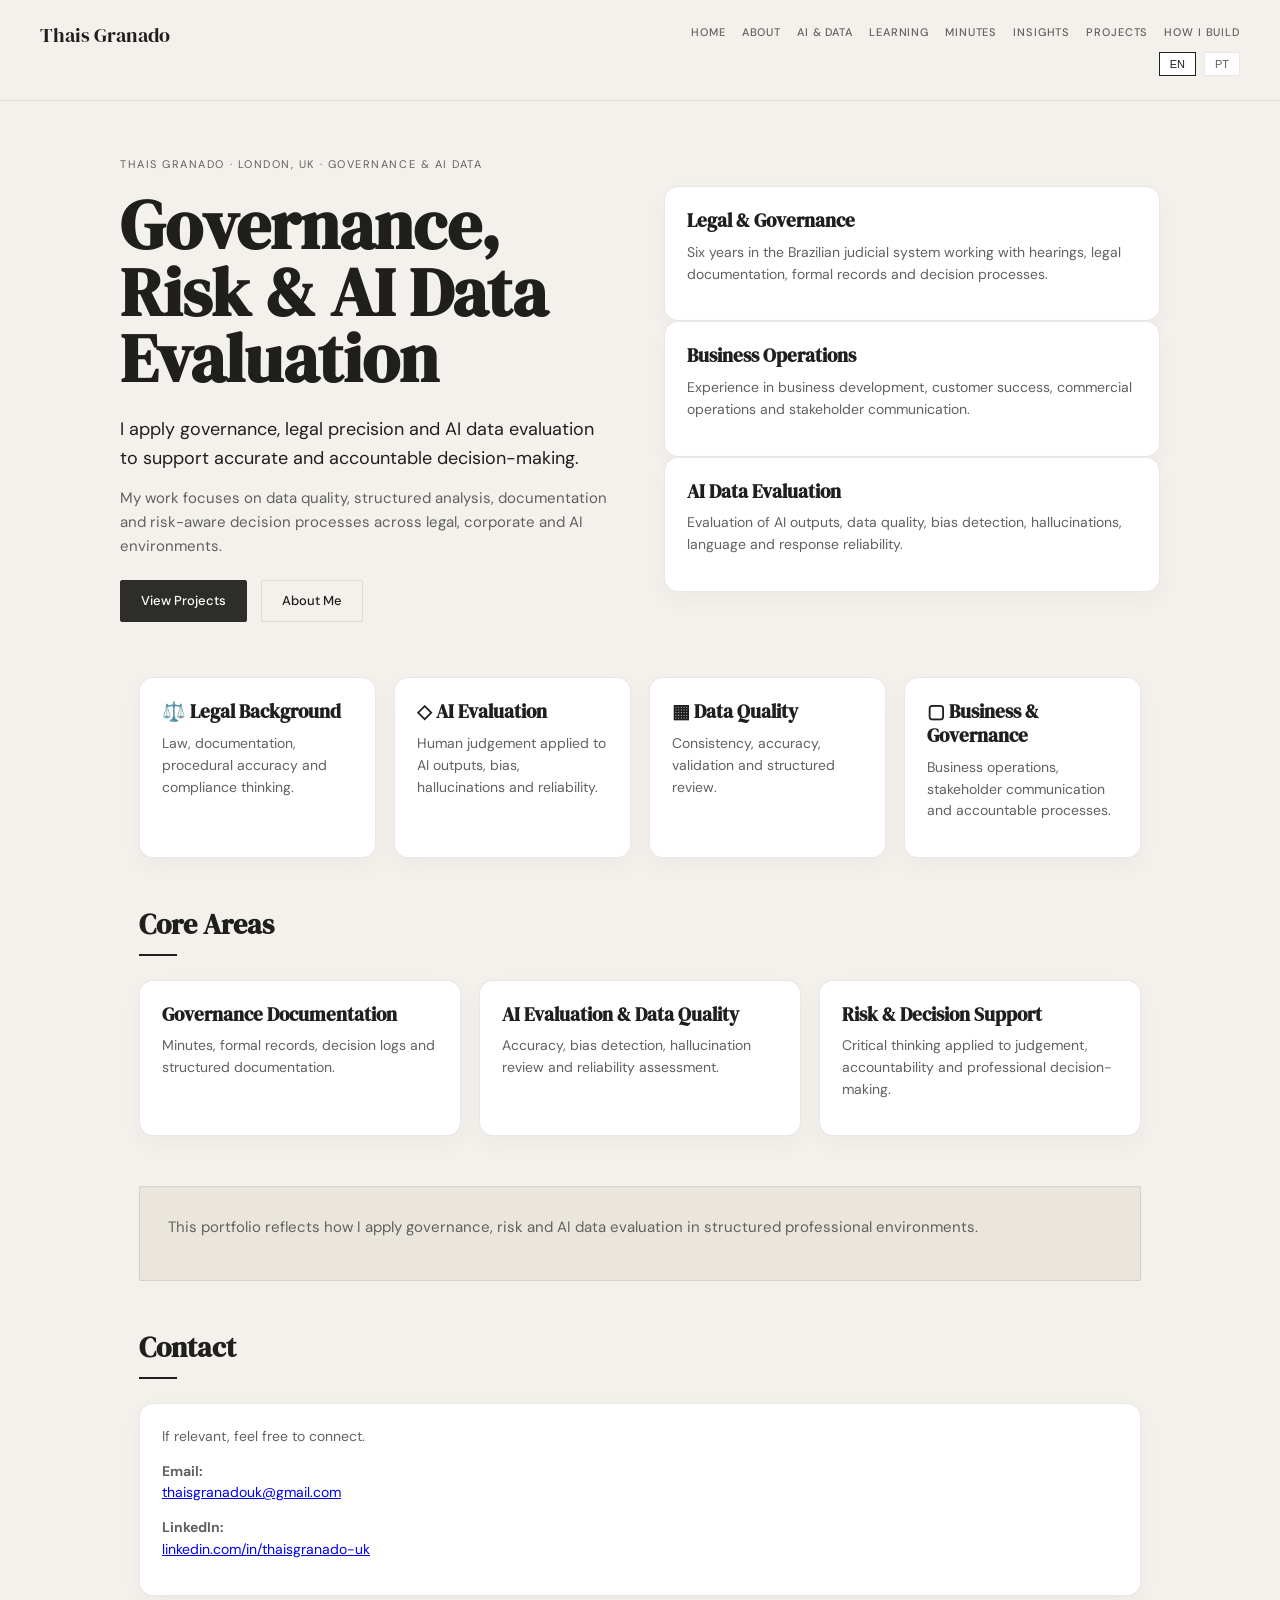
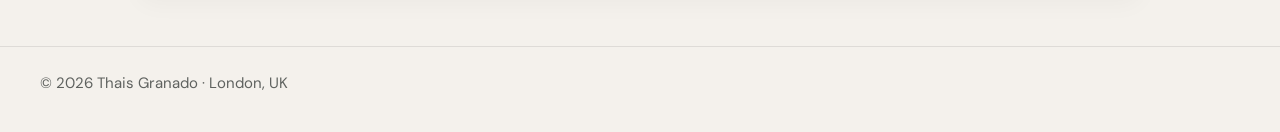
<file: index.html>
<!DOCTYPE html>
<html lang="en">
<head>
<meta charset="UTF-8">
<title>Thais Granado | Governance, Risk & AI Data</title>
<meta name="viewport" content="width=device-width, initial-scale=1.0">

<link href="https://fonts.googleapis.com/css2?family=DM+Serif+Display&family=DM+Sans:wght@300;400;500;600&display=swap" rel="stylesheet">
<link rel="stylesheet" href="style.css">
<script src="script.js" defer></script>
</head>

<body>

<header class="site-header">
  <a class="logo" href="index.html">Thais Granado</a>

  <div class="nav-wrap">
    <nav>
      <a href="index.html">Home</a>
      <a href="about.html">About</a>
      <a href="ai-evaluation.html">AI & Data</a>
      <a href="learning.html">Learning</a>
      <a href="minutes.html">Minutes</a>
      <a href="insights.html">Insights</a>
      <a href="projects.html">Projects</a>
      <a href="how-i-learn.html">How I Build</a>
    </nav>

    <div class="lang-buttons">
      <button data-l="en" onclick="setLanguage('en')">EN</button>
      <button data-l="pt" onclick="setLanguage('pt')">PT</button>
    </div>
  </div>
</header>

<main>

<section class="hero">

  <div class="hero-left">

    <p class="hero-eyebrow">
      <span class="en">THAIS GRANADO · LONDON, UK · GOVERNANCE & AI DATA</span>
      <span class="pt">THAIS GRANADO · LONDRES, UK · GOVERNANÇA & DADOS EM IA</span>
    </p>

    <h1 class="hero-title">
      <span class="en">Governance,<br>Risk & AI Data<br>Evaluation</span>
      <span class="pt">Governança,<br>Risco & Avaliação<br>de Dados em IA</span>
    </h1>

    <p class="hero-sub">
      <span class="en">
        I apply governance, legal precision and AI data evaluation to support accurate and accountable decision-making.
      </span>
      <span class="pt">
        Aplico governança, precisão jurídica e avaliação de dados em IA para apoiar decisões precisas e responsáveis.
      </span>
    </p>

    <p class="hero-text">
      <span class="en">
        My work focuses on data quality, structured analysis, documentation and risk-aware decision processes across legal, corporate and AI environments.
      </span>
      <span class="pt">
        Meu trabalho é focado em qualidade de dados, análise estruturada, documentação e processos de decisão orientados a risco em ambientes jurídicos, corporativos e de IA.
      </span>
    </p>

    <div class="hero-actions">
      <a href="projects.html" class="btn-primary">
        <span class="en">View Projects</span>
        <span class="pt">Ver Projetos</span>
      </a>

      <a href="about.html" class="btn-secondary">
        <span class="en">About Me</span>
        <span class="pt">Sobre Mim</span>
      </a>
    </div>

  </div>

  <div class="hero-right">

    <div class="card">
      <h3>
        <span class="en">Legal & Governance</span>
        <span class="pt">Jurídico & Governança</span>
      </h3>
      <p>
        <span class="en">
          Six years in the Brazilian judicial system working with hearings, legal documentation, formal records and decision processes.
        </span>
        <span class="pt">
          Seis anos no sistema judiciário brasileiro com atuação em audiências, documentação jurídica, registros formais e processos de decisão.
        </span>
      </p>
    </div>

    <div class="card">
      <h3>
        <span class="en">Business Operations</span>
        <span class="pt">Operações de Negócios</span>
      </h3>
      <p>
        <span class="en">
          Experience in business development, customer success, commercial operations and stakeholder communication.
        </span>
        <span class="pt">
          Experiência em desenvolvimento de negócios, customer success, operações comerciais e comunicação com stakeholders.
        </span>
      </p>
    </div>

    <div class="card">
      <h3>
        <span class="en">AI Data Evaluation</span>
        <span class="pt">Avaliação de Dados em IA</span>
      </h3>
      <p>
        <span class="en">
          Evaluation of AI outputs, data quality, bias detection, hallucinations, language and response reliability.
        </span>
        <span class="pt">
          Avaliação de outputs de IA, qualidade de dados, vieses, alucinações, linguagem e confiabilidade das respostas.
        </span>
      </p>
    </div>

  </div>

</section>

<section class="container">

  <div class="grid-4">

    <div class="card">
      <h3>⚖️ 
        <span class="en">Legal Background</span>
        <span class="pt">Base Jurídica</span>
      </h3>
      <p>
        <span class="en">Law, documentation, procedural accuracy and compliance thinking.</span>
        <span class="pt">Direito, documentação, precisão processual e pensamento de compliance.</span>
      </p>
    </div>

    <div class="card">
      <h3>◇ 
        <span class="en">AI Evaluation</span>
        <span class="pt">Avaliação de IA</span>
      </h3>
      <p>
        <span class="en">Human judgement applied to AI outputs, bias, hallucinations and reliability.</span>
        <span class="pt">Julgamento humano aplicado a outputs de IA, vieses, alucinações e confiabilidade.</span>
      </p>
    </div>

    <div class="card">
      <h3>▦ 
        <span class="en">Data Quality</span>
        <span class="pt">Qualidade de Dados</span>
      </h3>
      <p>
        <span class="en">Consistency, accuracy, validation and structured review.</span>
        <span class="pt">Consistência, precisão, validação e revisão estruturada.</span>
      </p>
    </div>

    <div class="card">
      <h3>▢ 
        <span class="en">Business & Governance</span>
        <span class="pt">Negócios & Governança</span>
      </h3>
      <p>
        <span class="en">Business operations, stakeholder communication and accountable processes.</span>
        <span class="pt">Operações de negócios, comunicação com stakeholders e processos responsáveis.</span>
      </p>
    </div>

  </div>

</section>

<section class="container">

  <div class="section-header">
    <h2>
      <span class="en">Core Areas</span>
      <span class="pt">Áreas Principais</span>
    </h2>
    <div class="section-line"></div>
  </div>

  <div class="grid-3">

    <div class="card">
      <h3>
        <span class="en">Governance Documentation</span>
        <span class="pt">Documentação de Governança</span>
      </h3>
      <p>
        <span class="en">Minutes, formal records, decision logs and structured documentation.</span>
        <span class="pt">Atas, registros formais, decisões e documentação estruturada.</span>
      </p>
    </div>

    <div class="card">
      <h3>
        <span class="en">AI Evaluation & Data Quality</span>
        <span class="pt">Avaliação de IA & Qualidade de Dados</span>
      </h3>
      <p>
        <span class="en">Accuracy, bias detection, hallucination review and reliability assessment.</span>
        <span class="pt">Precisão, identificação de viés, revisão de alucinações e confiabilidade.</span>
      </p>
    </div>

    <div class="card">
      <h3>
        <span class="en">Risk & Decision Support</span>
        <span class="pt">Risco & Suporte à Decisão</span>
      </h3>
      <p>
        <span class="en">Critical thinking applied to judgement, accountability and professional decision-making.</span>
        <span class="pt">Pensamento crítico aplicado a julgamento, responsabilidade e decisões profissionais.</span>
      </p>
    </div>

  </div>

</section>

<section class="container">
  <div class="highlight-box">
    <p>
      <span class="en">
        This portfolio reflects how I apply governance, risk and AI data evaluation in structured professional environments.
      </span>
      <span class="pt">
        Este portfólio demonstra como aplico governança, risco e avaliação de dados em IA em ambientes profissionais estruturados.
      </span>
    </p>
  </div>
</section>

<section class="container">
  <div class="section-header">
    <h2>
      <span class="en">Contact</span>
      <span class="pt">Contato</span>
    </h2>
    <div class="section-line"></div>
  </div>

  <div class="card">
    <p>
      <span class="en">If relevant, feel free to connect.</span>
      <span class="pt">Se fizer sentido, fique à vontade para entrar em contato.</span>
    </p>

    <p>
      <strong>Email:</strong><br>
      <a href="mailto:thaisgranadouk@gmail.com">thaisgranadouk@gmail.com</a>
    </p>

    <p>
      <strong>LinkedIn:</strong><br>
      <a href="https://www.linkedin.com/in/thaisgranado-uk" target="_blank">
        linkedin.com/in/thaisgranado-uk
      </a>
    </p>
  </div>
</section>

</main>

<footer class="footer">
  <p>© 2026 Thais Granado · London, UK</p>
</footer>

</body>
</html>
</file>
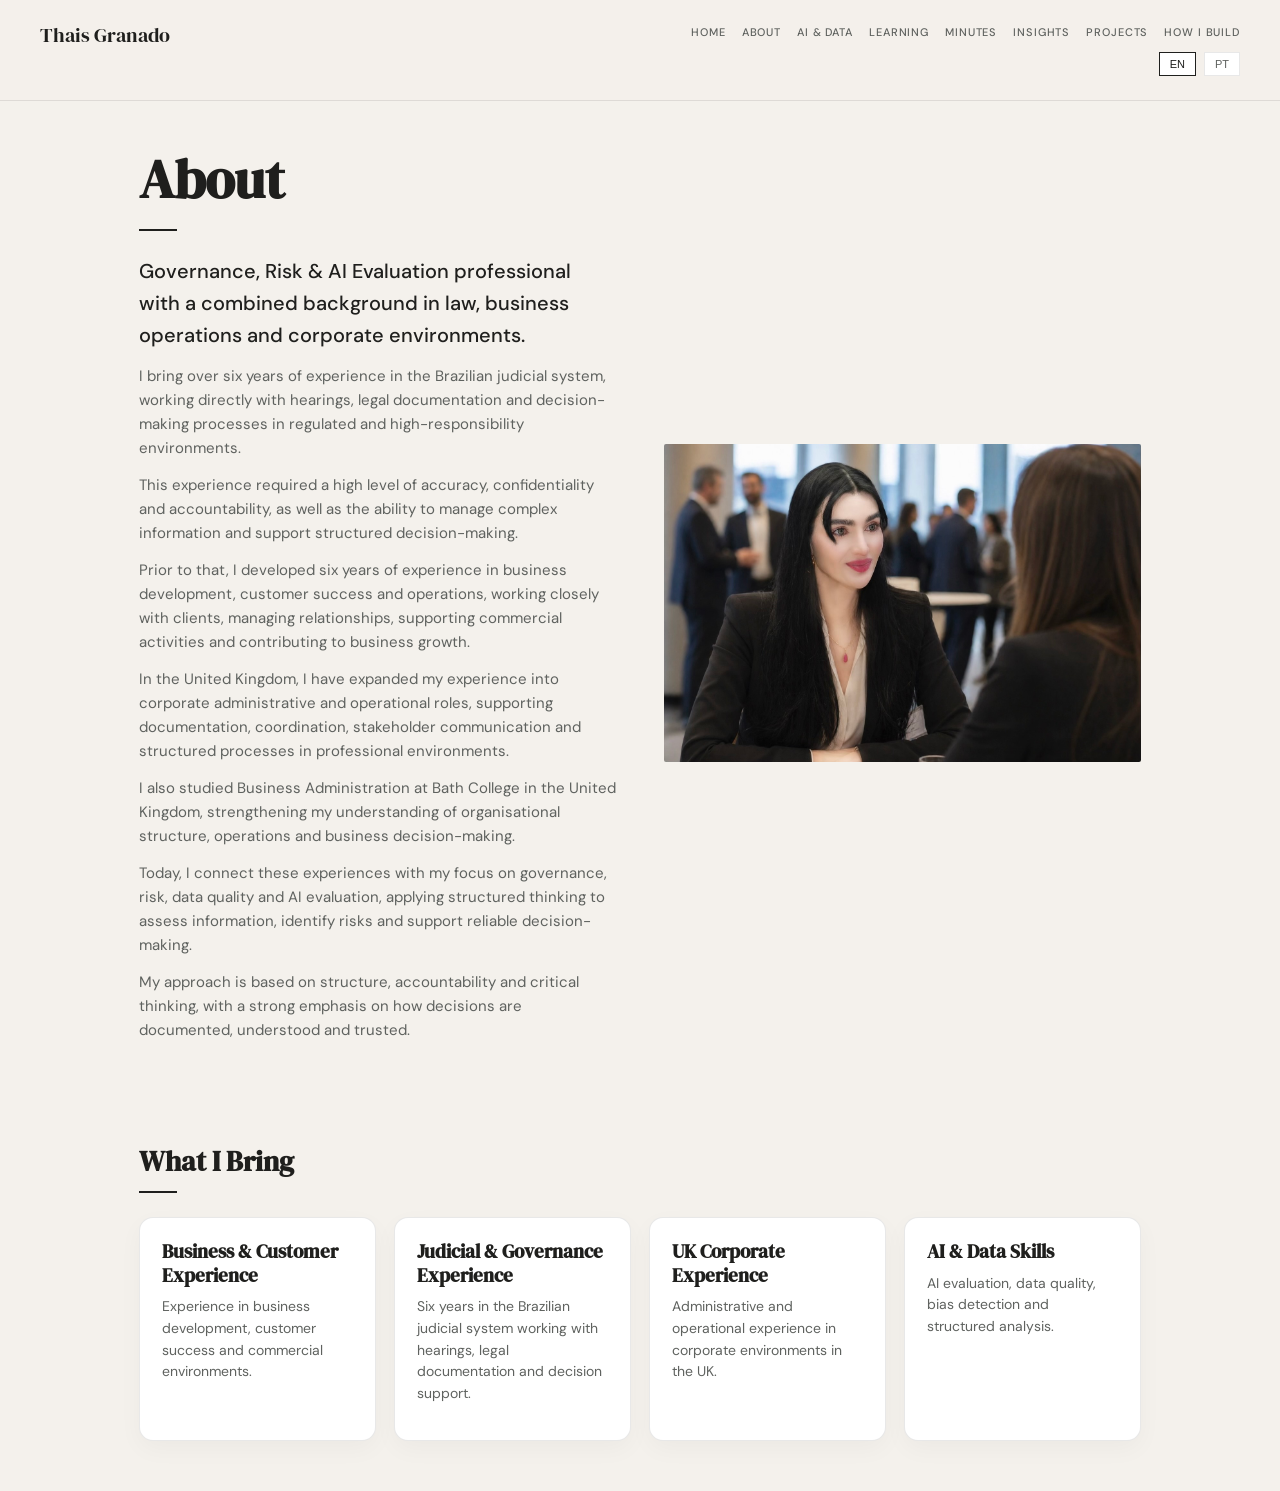
<file: about.html>
<!DOCTYPE html>
<html lang="en">
<head>
<meta charset="UTF-8">
<title>About | Thais Granado</title>
<meta name="viewport" content="width=device-width, initial-scale=1.0">

<link href="https://fonts.googleapis.com/css2?family=DM+Serif+Display&family=DM+Sans:wght@300;400;500;600&display=swap" rel="stylesheet">
<link rel="stylesheet" href="style.css">
<script src="script.js" defer></script>
</head>

<body>

<header class="site-header">
  <a class="logo" href="index.html">Thais Granado</a>

  <div class="nav-wrap">
    <nav>
      <a href="index.html">Home</a>
      <a href="about.html">About</a>
      <a href="ai-evaluation.html">AI & Data</a>
      <a href="learning.html">Learning</a>
      <a href="minutes.html">Minutes</a>
      <a href="insights.html">Insights</a>
      <a href="projects.html">Projects</a>
      <a href="how-i-learn.html">How I Build</a>
    </nav>

    <div class="lang-buttons">
      <button data-l="en" onclick="setLanguage('en')">EN</button>
      <button data-l="pt" onclick="setLanguage('pt')">PT</button>
    </div>
  </div>
</header>

<main>

<section class="container grid-2">

  <div>

    <div class="en">
      <h1>About</h1>
      <div class="section-line"></div>

      <p style="font-size:20px; font-weight:500; color:#1f1f1d;">
        Governance, Risk & AI Evaluation professional with a combined background in law, business operations and corporate environments.
      </p>

      <p>
        I bring over six years of experience in the Brazilian judicial system, working directly with hearings, legal documentation and decision-making processes in regulated and high-responsibility environments.
      </p>

      <p>
        This experience required a high level of accuracy, confidentiality and accountability, as well as the ability to manage complex information and support structured decision-making.
      </p>

      <p>
        Prior to that, I developed six years of experience in business development, customer success and operations, working closely with clients, managing relationships, supporting commercial activities and contributing to business growth.
      </p>

      <p>
        In the United Kingdom, I have expanded my experience into corporate administrative and operational roles, supporting documentation, coordination, stakeholder communication and structured processes in professional environments.
      </p>

      <p>
        I also studied Business Administration at Bath College in the United Kingdom, strengthening my understanding of organisational structure, operations and business decision-making.
      </p>

      <p>
        Today, I connect these experiences with my focus on governance, risk, data quality and AI evaluation, applying structured thinking to assess information, identify risks and support reliable decision-making.
      </p>

      <p>
        My approach is based on structure, accountability and critical thinking, with a strong emphasis on how decisions are documented, understood and trusted.
      </p>
    </div>

    <div class="pt">
      <h1>Sobre</h1>
      <div class="section-line"></div>

      <p style="font-size:20px; font-weight:500; color:#1f1f1d;">
        Profissional com foco em Governança, Risco e Avaliação de IA, com experiência combinada em Direito, operações de negócios e ambientes corporativos.
      </p>

      <p>
        Possuo mais de seis anos de experiência no sistema judiciário brasileiro, atuando diretamente em audiências, documentação jurídica e processos de tomada de decisão em ambientes regulados e de alta responsabilidade.
      </p>

      <p>
        Essa experiência exigiu alto nível de precisão, confidencialidade e responsabilidade, além da capacidade de lidar com informações complexas e apoiar decisões estruturadas.
      </p>

      <p>
        Antes disso, desenvolvi seis anos de experiência em desenvolvimento de negócios, customer success e operações, trabalhando diretamente com clientes, gestão de relacionamento, atividades comerciais e crescimento de negócios.
      </p>

      <p>
        No Reino Unido, ampliei minha atuação para ambientes corporativos, apoiando documentação, coordenação, comunicação com stakeholders e processos estruturados em ambientes profissionais.
      </p>

      <p>
        Também estudei Business Administration no Bath College, no Reino Unido, fortalecendo minha visão sobre estrutura organizacional, operações e tomada de decisão.
      </p>

      <p>
        Atualmente, conecto essas experiências ao meu foco em governança, risco, qualidade de dados e avaliação de IA, aplicando pensamento estruturado para analisar informações, identificar riscos e apoiar decisões confiáveis.
      </p>

      <p>
        Minha abordagem é baseada em estrutura, responsabilidade e pensamento crítico, com forte ênfase em como decisões são documentadas, compreendidas e confiáveis.
      </p>
    </div>

  </div>

  <div>
    <img src="profile.jpg" alt="Thais Granado" class="profile-image">
  </div>

</section>

<section class="container" style="padding-top: 40px;">

  <div class="en">
    <h2>What I Bring</h2>
    <div class="section-line"></div>
  </div>

  <div class="pt">
    <h2>O Que Eu Trago</h2>
    <div class="section-line"></div>
  </div>

  <div class="grid-4">

    <div class="card">
      <h3>
        <span class="en">Business & Customer Experience</span>
        <span class="pt">Negócios & Clientes</span>
      </h3>
      <p>
        <span class="en">Experience in business development, customer success and commercial environments.</span>
        <span class="pt">Experiência em desenvolvimento de negócios, customer success e ambientes comerciais.</span>
      </p>
    </div>

    <div class="card">
      <h3>
        <span class="en">Judicial & Governance Experience</span>
        <span class="pt">Experiência Jurídica & Governança</span>
      </h3>
      <p>
        <span class="en">Six years in the Brazilian judicial system working with hearings, legal documentation and decision support.</span>
        <span class="pt">Seis anos no sistema judiciário brasileiro com atuação em audiências, documentação jurídica e apoio à decisão.</span>
      </p>
    </div>

    <div class="card">
      <h3>
        <span class="en">UK Corporate Experience</span>
        <span class="pt">Experiência Corporativa no Reino Unido</span>
      </h3>
      <p>
        <span class="en">Administrative and operational experience in corporate environments in the UK.</span>
        <span class="pt">Experiência administrativa e operacional em ambientes corporativos no Reino Unido.</span>
      </p>
    </div>

    <div class="card">
      <h3>
        <span class="en">AI & Data Skills</span>
        <span class="pt">IA & Dados</span>
      </h3>
      <p>
        <span class="en">AI evaluation, data quality, bias detection and structured analysis.</span>
        <span class="pt">Avaliação de IA, qualidade de dados, identificação de viés e análise estruturada.</span>
      </p>
    </div>

  </div>

</section>

</main>

</body>
</html>
</file>
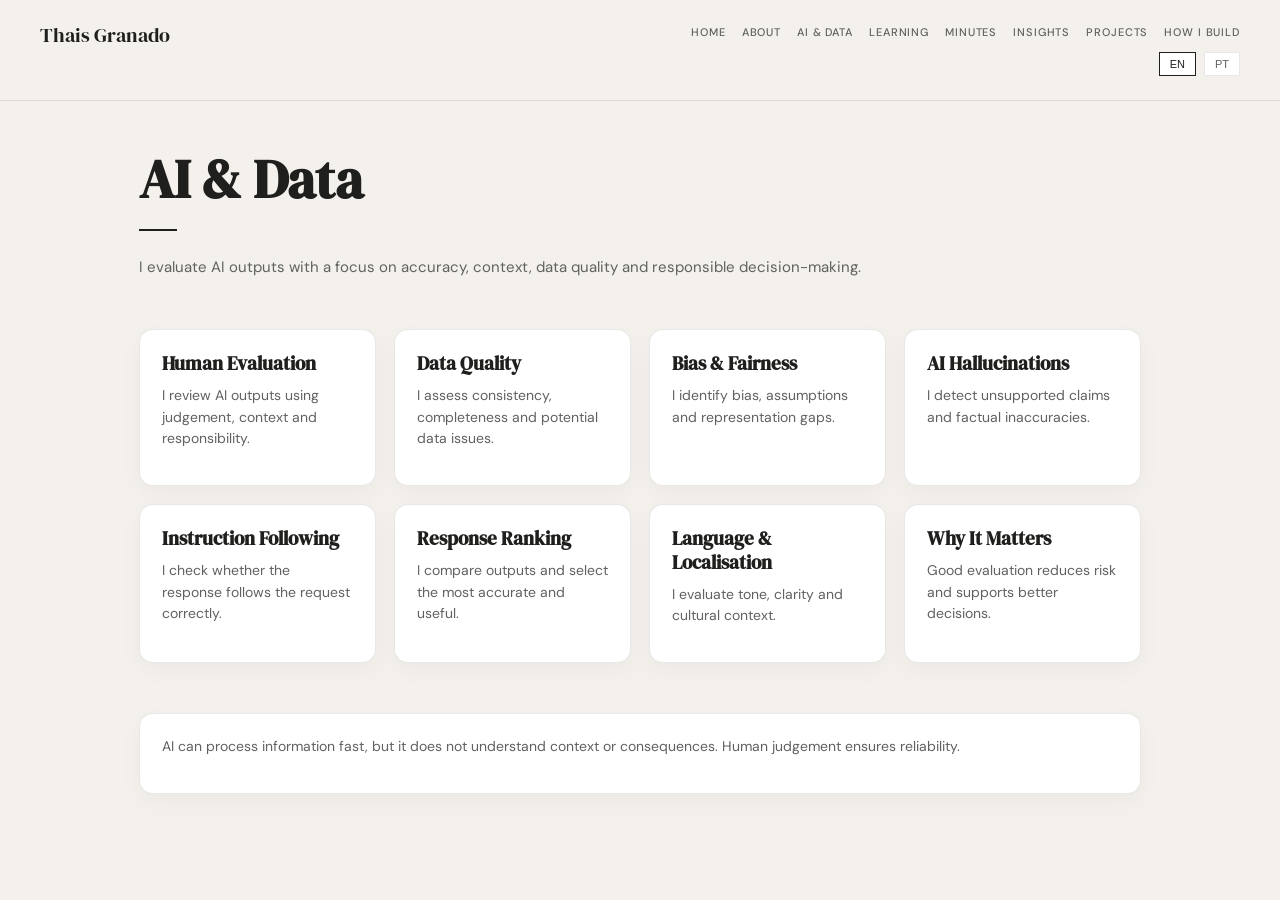
<file: ai-evaluation.html>
<!DOCTYPE html>
<html lang="en">
<head>
<meta charset="UTF-8">
<title>AI & Data | Thais Granado</title>
<meta name="viewport" content="width=device-width, initial-scale=1.0">
<link href="https://fonts.googleapis.com/css2?family=DM+Serif+Display&family=DM+Sans:wght@300;400;500;600&display=swap" rel="stylesheet">
<link rel="stylesheet" href="style.css">
<script src="script.js" defer></script>
</head>
<body>

<header class="site-header">
<a class="logo" href="index.html">Thais Granado</a>
<div class="nav-wrap">
<nav>
<a href="index.html">Home</a>
<a href="about.html">About</a>
<a href="ai-evaluation.html">AI & Data</a>
<a href="learning.html">Learning</a>
<a href="minutes.html">Minutes</a>
<a href="insights.html">Insights</a>
<a href="projects.html">Projects</a>
<a href="how-i-learn.html">How I Build</a>
</nav>
<div class="lang-buttons">
<button data-l="en" onclick="setLanguage('en')">EN</button>
<button data-l="pt" onclick="setLanguage('pt')">PT</button>
</div>
</div>
</header>

<main>

<section class="container">
<div class="en">
<h1>AI & Data</h1>
<div class="section-line"></div>
<p>I evaluate AI outputs with a focus on accuracy, context, data quality and responsible decision-making.</p>
</div>

<div class="pt">
<h1>IA & Dados</h1>
<div class="section-line"></div>
<p>Avalio outputs de IA com foco em precisão, contexto, qualidade de dados e tomada de decisão responsável.</p>
</div>
</section>

<section class="container">
<div class="grid-4">

<div class="card" onclick="toggleCard(this)">
<h3><span class="en">Human Evaluation</span><span class="pt">Avaliação Humana</span></h3>
<p><span class="en">I review AI outputs using judgement, context and responsibility.</span><span class="pt">Avalio respostas de IA usando julgamento, contexto e responsabilidade.</span></p>
<div class="card-hidden">
<div class="en">
<p>Human data evaluation ensures that AI outputs are accurate, relevant and aligned with task objectives.</p>
<p>Evaluators apply guidelines to assess accuracy, clarity, completeness and instruction adherence.</p>
<p>In ambiguous cases, multiple responses must be compared to determine the most appropriate.</p>
<p>Consistent evaluation improves data quality and model reliability over time.</p>
</div>
<div class="pt">
<p>A avaliação humana garante que outputs de IA sejam precisos, relevantes e alinhados ao objetivo da tarefa.</p>
<p>Avaliadores aplicam diretrizes para analisar precisão, clareza e aderência às instruções.</p>
<p>Em casos ambíguos, múltiplas respostas são comparadas para identificar a mais adequada.</p>
<p>A consistência melhora a qualidade dos dados e a confiabilidade do modelo.</p>
</div>
</div>
</div>

<div class="card" onclick="toggleCard(this)">
<h3><span class="en">Data Quality</span><span class="pt">Qualidade de Dados</span></h3>
<p><span class="en">I assess consistency, completeness and potential data issues.</span><span class="pt">Avalio consistência, completude e falhas nos dados.</span></p>
<div class="card-hidden">
<div class="en">
<p>Data quality is a determining factor in the performance of artificial intelligence systems because models learn directly from the information used in training.</p>
<p>Inconsistent, incomplete or incorrect data reduces the model’s ability to generate reliable and useful outputs.</p>
<p>When data quality is not controlled, errors can be incorporated into datasets and propagated during training.</p>
<p>Robust quality control depends on clear criteria, continuous review and systematic monitoring.</p>
</div>
<div class="pt">
<p>A qualidade dos dados é essencial para o desempenho de sistemas de IA, porque os modelos aprendem diretamente com as informações usadas no treinamento.</p>
<p>Dados inconsistentes, incompletos ou incorretos reduzem a capacidade do modelo de gerar respostas confiáveis.</p>
<p>Quando a qualidade não é controlada, erros podem ser incorporados ao dataset e propagados no treinamento.</p>
<p>O controle de qualidade depende de critérios claros, revisão contínua e monitoramento sistemático.</p>
</div>
</div>
</div>

<div class="card" onclick="toggleCard(this)">
<h3><span class="en">Bias & Fairness</span><span class="pt">Viés & Justiça</span></h3>
<p><span class="en">I identify bias, assumptions and representation gaps.</span><span class="pt">Identifico vieses, suposições e lacunas de representação.</span></p>
<div class="card-hidden">
<div class="en">
<p>Bias in AI systems occurs when a model produces distorted or unbalanced outputs due to patterns present in training data.</p>
<p>Evaluators analyse outputs to identify inconsistencies, favouritism or unequal treatment across similar cases.</p>
<p>When bias is not identified, it can be incorporated into datasets and amplified during training.</p>
<p>Bias mitigation depends on clear guidelines, diverse data and continuous evaluation.</p>
</div>
<div class="pt">
<p>Viés em sistemas de IA ocorre quando o modelo produz outputs distorcidos ou desequilibrados por causa de padrões presentes nos dados de treinamento.</p>
<p>Avaliadores analisam respostas para identificar inconsistências, favorecimento ou tratamento desigual em casos semelhantes.</p>
<p>Quando o viés não é identificado, ele pode ser incorporado ao dataset e ampliado durante o treinamento.</p>
<p>A mitigação depende de diretrizes claras, diversidade de dados e avaliação contínua.</p>
</div>
</div>
</div>

<div class="card" onclick="toggleCard(this)">
<h3><span class="en">AI Hallucinations</span><span class="pt">Alucinações em IA</span></h3>
<p><span class="en">I detect unsupported claims and factual inaccuracies.</span><span class="pt">Identifico informações incorretas e não suportadas por fatos.</span></p>
<div class="card-hidden">
<div class="en">
<p>AI hallucinations occur when a model generates outputs that are incorrect, fabricated or not supported by verifiable information.</p>
<p>These responses may appear coherent and well structured, making this type of error difficult to identify without careful validation.</p>
<p>When hallucinations are not identified, they may be incorporated into datasets and reinforced during training.</p>
<p>Mitigation depends on factual validation, clear guidelines and continuous review.</p>
</div>
<div class="pt">
<p>Alucinações em sistemas de inteligência artificial ocorrem quando o modelo gera outputs incorretos, inventados ou não suportados por informações verificáveis.</p>
<p>Essas respostas podem parecer coerentes e bem estruturadas, o que torna esse erro difícil de identificar sem validação cuidadosa.</p>
<p>Quando não identificadas, podem ser incorporadas ao dataset e reforçadas durante o treinamento.</p>
<p>A mitigação depende de validação factual, diretrizes claras e revisão contínua.</p>
</div>
</div>
</div>

<div class="card" onclick="toggleCard(this)">
<h3><span class="en">Instruction Following</span><span class="pt">Seguimento de Instruções</span></h3>
<p><span class="en">I check whether the response follows the request correctly.</span><span class="pt">Verifico se a resposta segue corretamente a instrução.</span></p>
<div class="card-hidden">
<div class="en">
<p>Instruction following evaluates whether the model responds exactly to the user’s request.</p>
<p>Evaluators check if the response respects the prompt, required format, constraints and intent.</p>
<p>Failure happens when the model ignores part of the instruction or answers something different.</p>
<p>Strong instruction following improves usability, accuracy and trust.</p>
</div>
<div class="pt">
<p>O seguimento de instruções avalia se o modelo responde exatamente ao pedido do usuário.</p>
<p>Avaliadores verificam se a resposta respeita o prompt, formato, restrições e intenção.</p>
<p>Falhas ocorrem quando o modelo ignora parte da instrução ou responde algo diferente.</p>
<p>Um bom seguimento de instruções melhora utilidade, precisão e confiança.</p>
</div>
</div>
</div>

<div class="card" onclick="toggleCard(this)">
<h3><span class="en">Response Ranking</span><span class="pt">Classificação de Respostas</span></h3>
<p><span class="en">I compare outputs and select the most accurate and useful.</span><span class="pt">Comparo respostas e seleciono a mais precisa e útil.</span></p>
<div class="card-hidden">
<div class="en">
<p>Response ranking compares multiple AI outputs to determine which one best satisfies the task.</p>
<p>Evaluators assess accuracy, relevance, clarity, completeness and usefulness.</p>
<p>Small differences in wording, factuality or instruction adherence can change the ranking.</p>
<p>This process improves model alignment with user expectations.</p>
</div>
<div class="pt">
<p>A classificação de respostas compara múltiplos outputs para identificar qual atende melhor à tarefa.</p>
<p>Avaliadores analisam precisão, relevância, clareza, completude e utilidade.</p>
<p>Pequenas diferenças de linguagem, factualidade ou aderência à instrução podem mudar o ranking.</p>
<p>Esse processo melhora o alinhamento do modelo com a expectativa do usuário.</p>
</div>
</div>
</div>

<div class="card" onclick="toggleCard(this)">
<h3><span class="en">Language & Localisation</span><span class="pt">Idioma & Localização</span></h3>
<p><span class="en">I evaluate tone, clarity and cultural context.</span><span class="pt">Avalio tom, clareza e contexto cultural.</span></p>
<div class="card-hidden">
<div class="en">
<p>Language and localisation evaluation ensures that outputs are not only grammatically correct, but also natural and culturally appropriate.</p>
<p>For example, Brazilian Portuguese and European Portuguese can express the same idea differently.</p>
<p>A response may be technically correct but still sound unnatural if it ignores regional vocabulary, tone or cultural context.</p>
<p>Good localisation improves clarity, trust and user experience.</p>
</div>
<div class="pt">
<p>A avaliação de idioma e localização garante que os outputs sejam não apenas gramaticalmente corretos, mas também naturais e adequados ao contexto cultural.</p>
<p>Por exemplo, o português do Brasil e o português europeu podem expressar a mesma ideia de formas diferentes.</p>
<p>Uma resposta pode estar tecnicamente correta, mas soar artificial se ignorar vocabulário regional, tom ou contexto cultural.</p>
<p>Uma boa localização melhora clareza, confiança e experiência do usuário.</p>
</div>
</div>
</div>

<div class="card" onclick="toggleCard(this)">
<h3><span class="en">Why It Matters</span><span class="pt">Por Que Importa</span></h3>
<p><span class="en">Good evaluation reduces risk and supports better decisions.</span><span class="pt">Uma boa avaliação reduz riscos e melhora decisões.</span></p>
<div class="card-hidden">
<div class="en">
<p>AI evaluation matters because model outputs can influence decisions, workflows and user trust.</p>
<p>Poor evaluation may allow errors, bias or misinformation to remain in the system.</p>
<p>Strong evaluation improves consistency, reliability and accountability.</p>
<p>In real-world environments, human judgement remains essential to responsible AI use.</p>
</div>
<div class="pt">
<p>A avaliação de IA importa porque os outputs podem influenciar decisões, fluxos de trabalho e confiança do usuário.</p>
<p>Uma avaliação fraca pode permitir que erros, vieses ou desinformação permaneçam no sistema.</p>
<p>Uma avaliação forte melhora consistência, confiabilidade e responsabilidade.</p>
<p>Em ambientes reais, o julgamento humano continua essencial para o uso responsável da IA.</p>
</div>
</div>
</div>

</div>
</section>

<section class="container">
<div class="card">
<p><span class="en">AI can process information fast, but it does not understand context or consequences. Human judgement ensures reliability.</span><span class="pt">A IA processa informação rapidamente, mas não entende contexto ou consequência. O julgamento humano garante confiabilidade.</span></p>
</div>
</section>

</main>
</body>
</html>
</file>
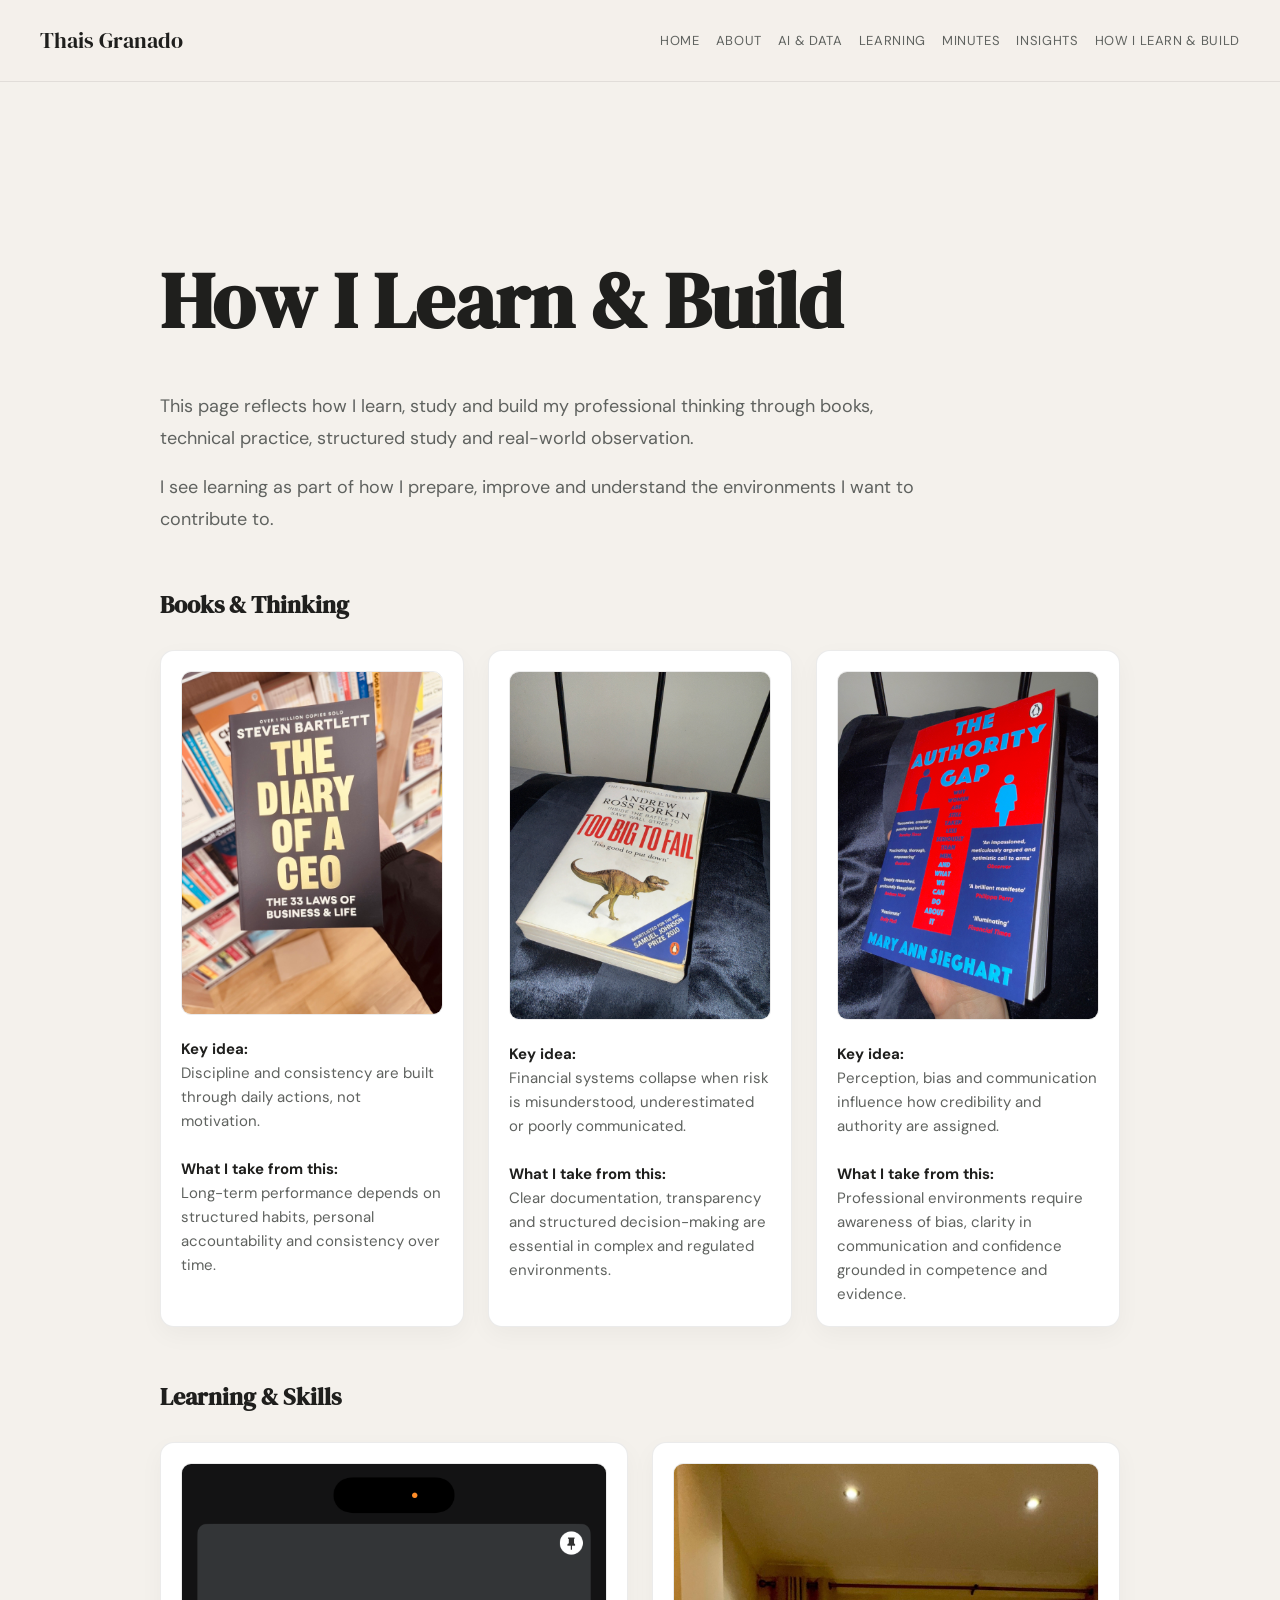
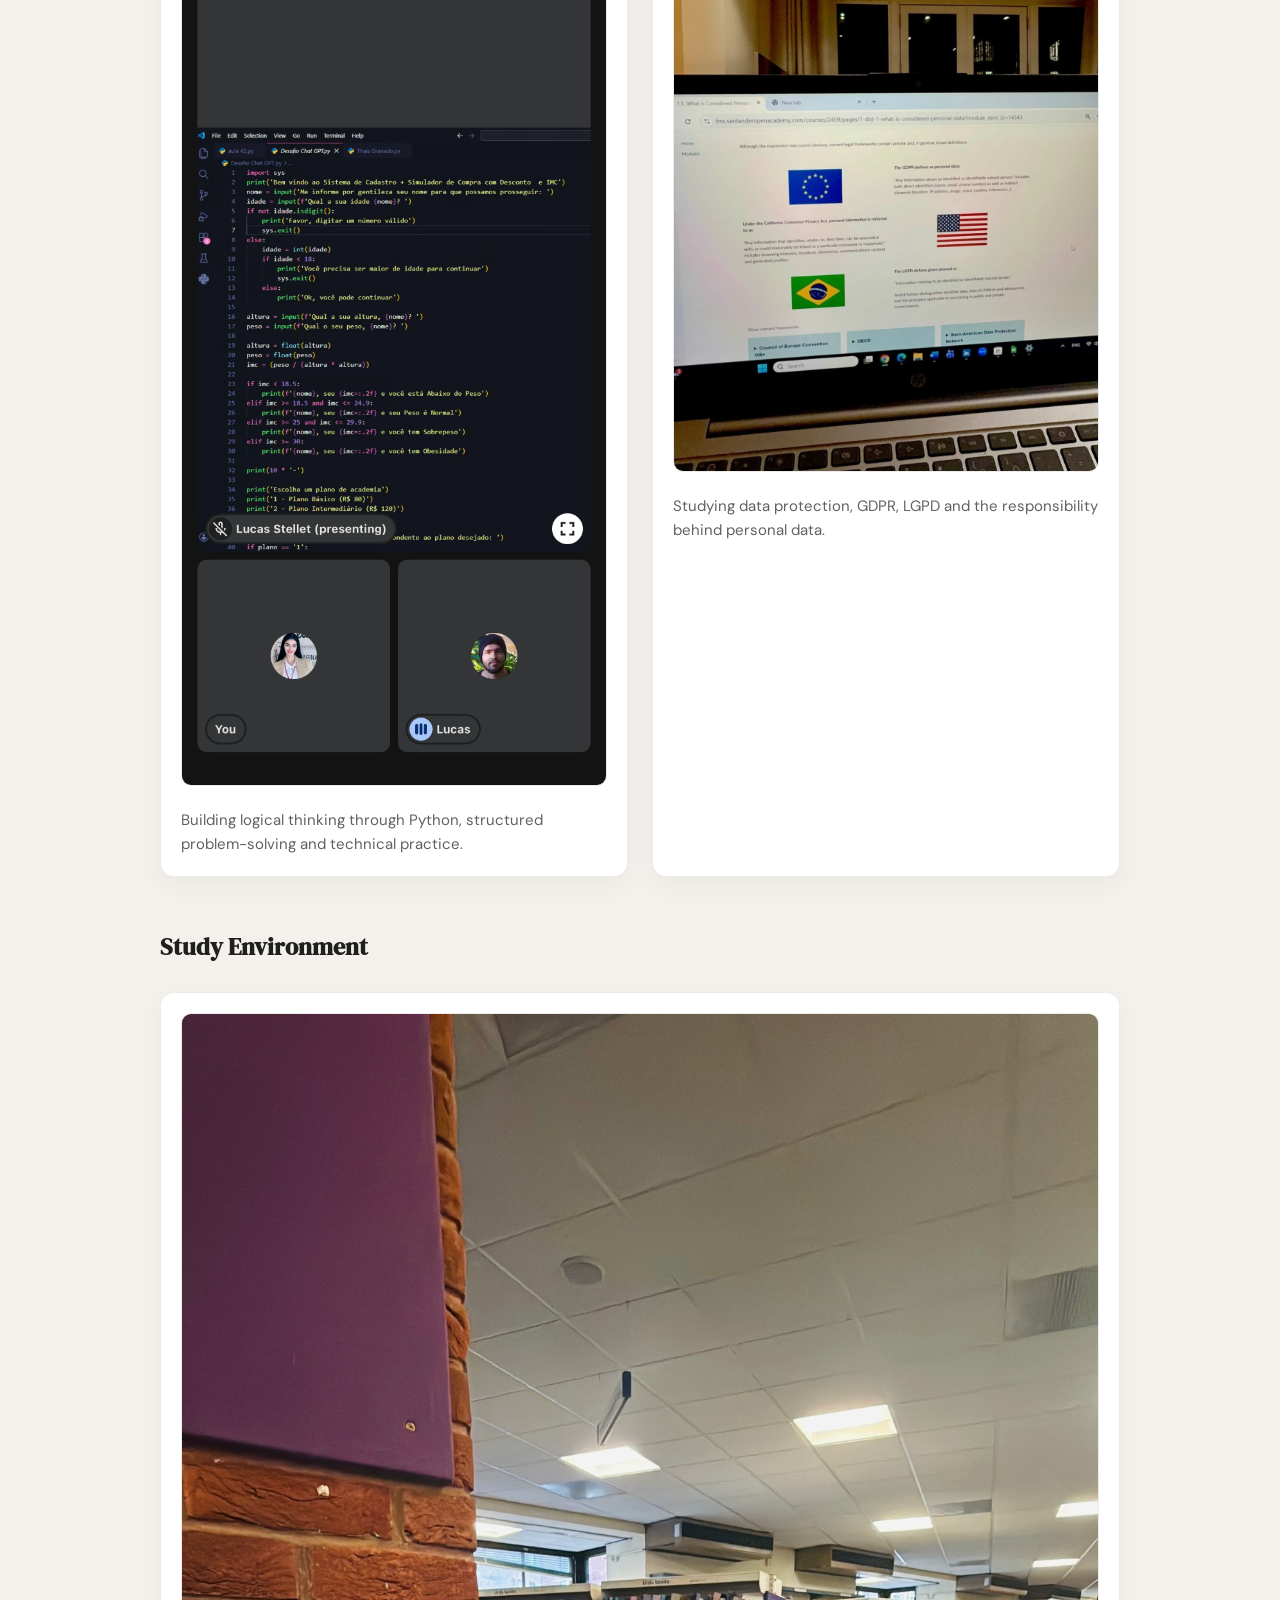
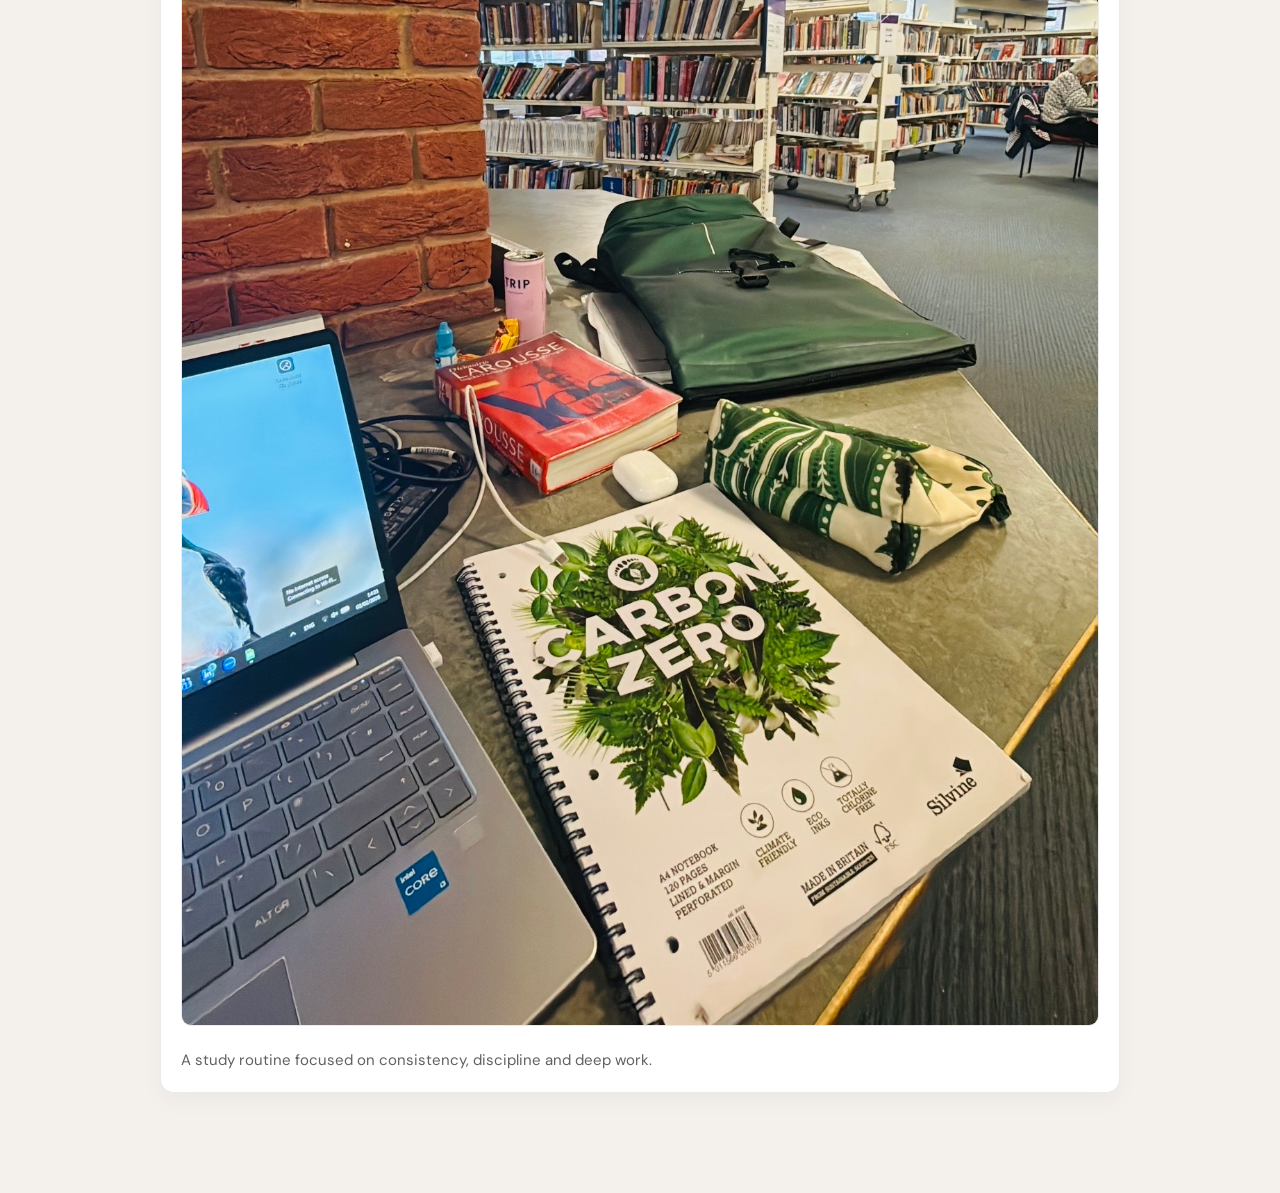
<file: how-i-learn.html>
<!DOCTYPE html>
<html lang="en">
<head>
<meta charset="UTF-8">
<title>How I Learn & Build | Thais Granado</title>
<meta name="viewport" content="width=device-width, initial-scale=1.0">

<link href="https://fonts.googleapis.com/css2?family=DM+Serif+Display&family=DM+Sans:wght@300;400;500;600&display=swap" rel="stylesheet">

<style>
:root {
  --bg: #f4f1ec;
  --bg-alt: #e9e4dc;
  --card: #ffffff;
  --text: #1f1f1d;
  --muted: #5f625f;
  --gold: #d9c59d;
  --border: rgba(0,0,0,0.08);
  --shadow: rgba(0,0,0,0.04);
}

* {
  box-sizing: border-box;
}

body {
  margin: 0;
  font-family: 'DM Sans', Arial, sans-serif;
  background: var(--bg);
  color: var(--text);
  line-height: 1.7;
}

/* HEADER */
header {
  display: flex;
  justify-content: space-between;
  align-items: center;
  padding: 22px 40px;
  border-bottom: 1px solid var(--border);
  background: rgba(244,241,236,0.96);
  flex-wrap: wrap;
  gap: 20px;
}

.logo {
  font-family: 'DM Serif Display', serif;
  font-size: 22px;
}

/* NAV */
nav {
  display: flex;
  gap: 16px;
  flex-wrap: wrap;
}

nav a {
  color: var(--muted);
  text-decoration: none;
  font-size: 13px;
  letter-spacing: 0.05em;
  text-transform: uppercase;
}

nav a:hover {
  color: var(--text);
}

/* CONTENT */
.container {
  max-width: 1000px;
  margin: 80px auto;
  padding: 20px;
}

h1 {
  font-family: 'DM Serif Display', serif;
  font-size: clamp(46px, 8vw, 78px);
  margin-bottom: 24px;
}

h2 {
  font-family: 'DM Serif Display', serif;
  margin-top: 50px;
  margin-bottom: 16px;
}

p {
  color: var(--muted);
  font-size: 18px;
  line-height: 1.75;
}

.intro {
  max-width: 760px;
}

/* GALLERY */
.gallery {
  display: grid;
  grid-template-columns: repeat(auto-fit, minmax(260px, 1fr));
  gap: 24px;
  margin-top: 24px;
}

.card {
  background: var(--card);
  border: 1px solid var(--border);
  padding: 20px;
  border-radius: 14px;
  box-shadow: 0 8px 24px var(--shadow);
  transition: transform 0.2s ease;
}

.card:hover {
  transform: translateY(-4px);
}

.card img {
  width: 100%;
  border-radius: 10px;
  border: 1px solid var(--border);
  margin-bottom: 14px;
}

.caption {
  color: var(--muted);
  font-size: 15px;
  line-height: 1.6;
}

.caption strong {
  color: var(--text);
}

@media (max-width: 768px) {
  header {
    padding: 20px 24px;
  }

  .container {
    margin: 60px auto;
  }
}
</style>
</head>

<body>

<header>
  <div class="logo">Thais Granado</div>

  <nav>
    <a href="index.html">Home</a>
    <a href="about.html">About</a>
    <a href="ai-evaluation.html">AI & Data</a>
    <a href="learning.html">Learning</a>
    <a href="minutes.html">Minutes</a>
    <a href="insights.html">Insights</a>
    <a href="how-i-learn.html">How I Learn & Build</a>
  </nav>
</header>

<div class="container">

<h1>How I Learn & Build</h1>

<p class="intro">
This page reflects how I learn, study and build my professional thinking through books, technical practice, structured study and real-world observation.
</p>

<p class="intro">
I see learning as part of how I prepare, improve and understand the environments I want to contribute to.
</p>

<h2>Books & Thinking</h2>

<div class="gallery">

  <div class="card">
    <img src="diary-of-a-ceo.jpg">
    <div class="caption">
      <strong>Key idea:</strong><br>
      Discipline and consistency are built through daily actions, not motivation.<br><br>

      <strong>What I take from this:</strong><br>
      Long-term performance depends on structured habits, personal accountability and consistency over time.
    </div>
  </div>

  <div class="card">
    <img src="too-big-to-fail.jpg.JPEG">
    <div class="caption">
      <strong>Key idea:</strong><br>
      Financial systems collapse when risk is misunderstood, underestimated or poorly communicated.<br><br>

      <strong>What I take from this:</strong><br>
      Clear documentation, transparency and structured decision-making are essential in complex and regulated environments.
    </div>
  </div>

  <div class="card">
    <img src="authority-gap.jpg.JPEG">
    <div class="caption">
      <strong>Key idea:</strong><br>
      Perception, bias and communication influence how credibility and authority are assigned.<br><br>

      <strong>What I take from this:</strong><br>
      Professional environments require awareness of bias, clarity in communication and confidence grounded in competence and evidence.
    </div>
  </div>

</div>

<h2>Learning & Skills</h2>

<div class="gallery">

  <div class="card">
    <img src="python.jpg">
    <div class="caption">
      Building logical thinking through Python, structured problem-solving and technical practice.
    </div>
  </div>

  <div class="card">
    <img src="gdpr.jpg">
    <div class="caption">
      Studying data protection, GDPR, LGPD and the responsibility behind personal data.
    </div>
  </div>

</div>

<h2>Study Environment</h2>

<div class="gallery">

  <div class="card">
    <img src="library.jpg">
    <div class="caption">
      A study routine focused on consistency, discipline and deep work.
    </div>
  </div>

</div>

</div>

</body>
</html>
</file>
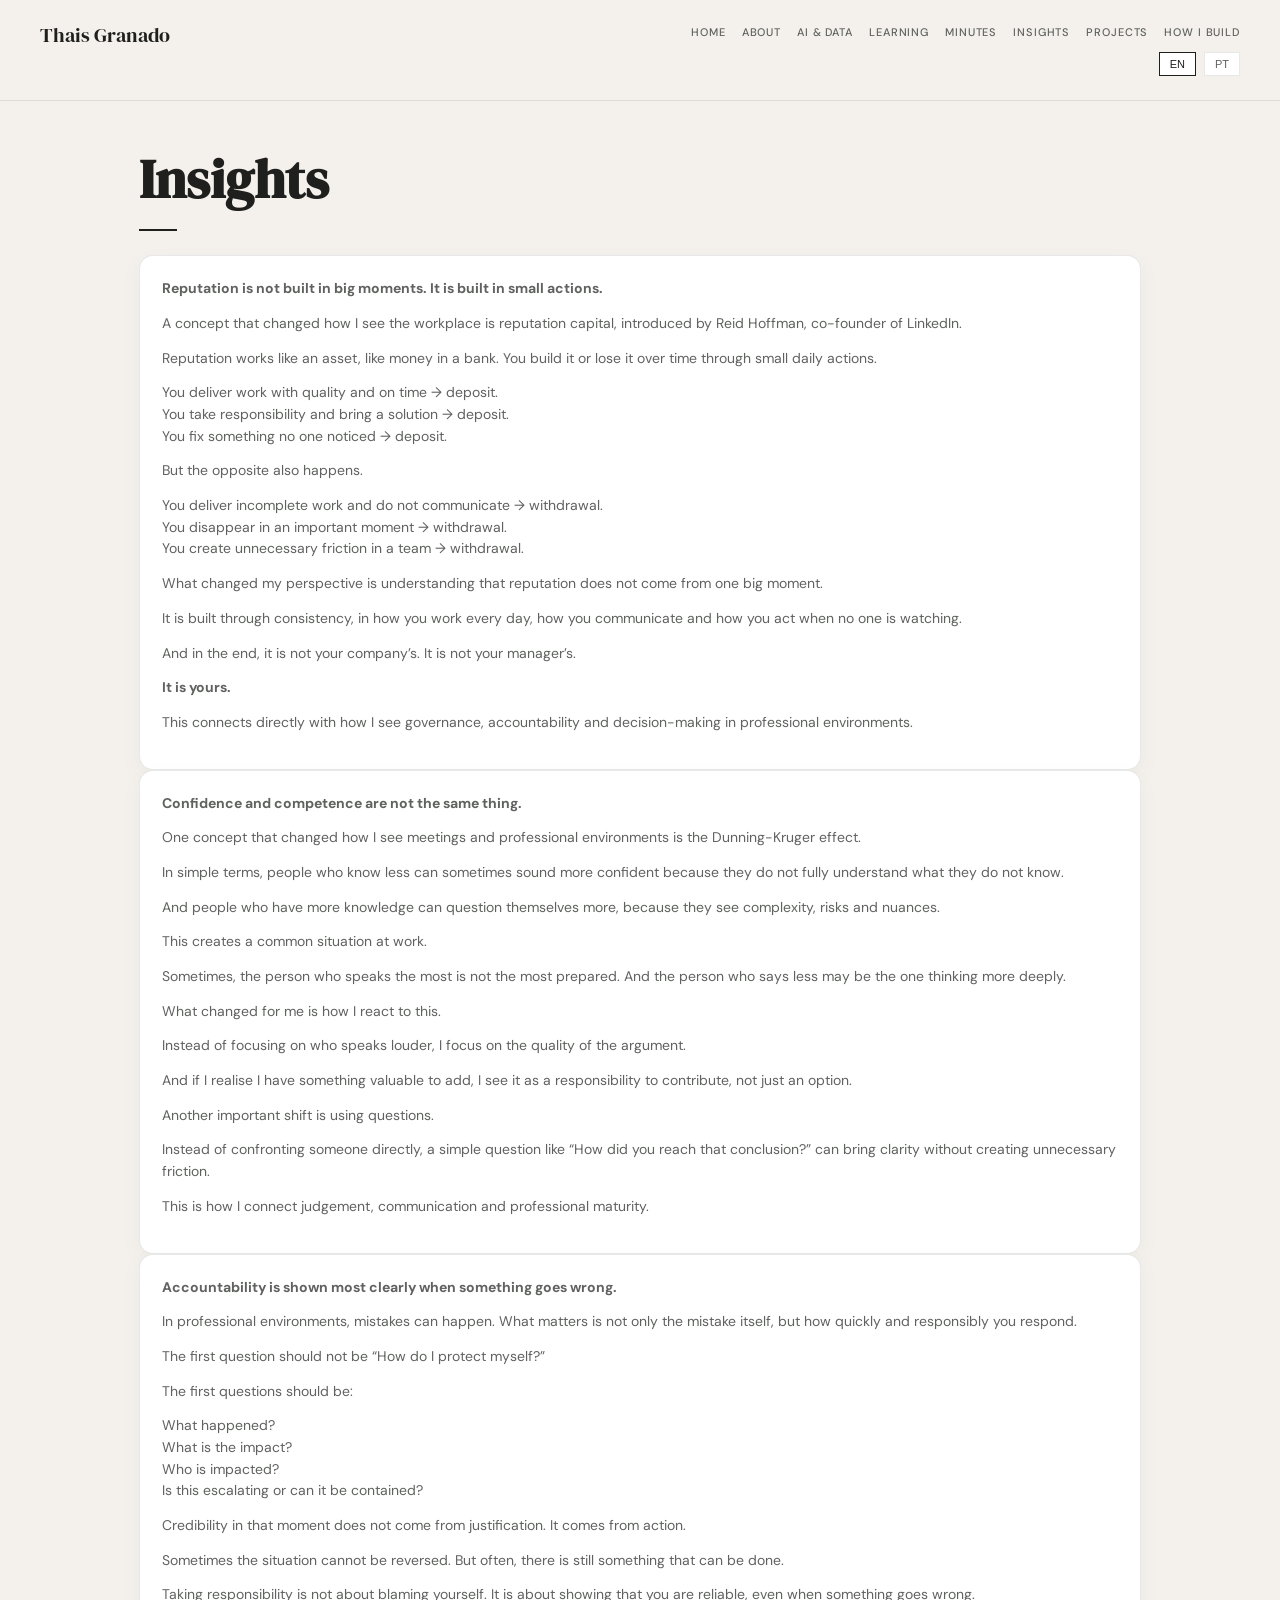
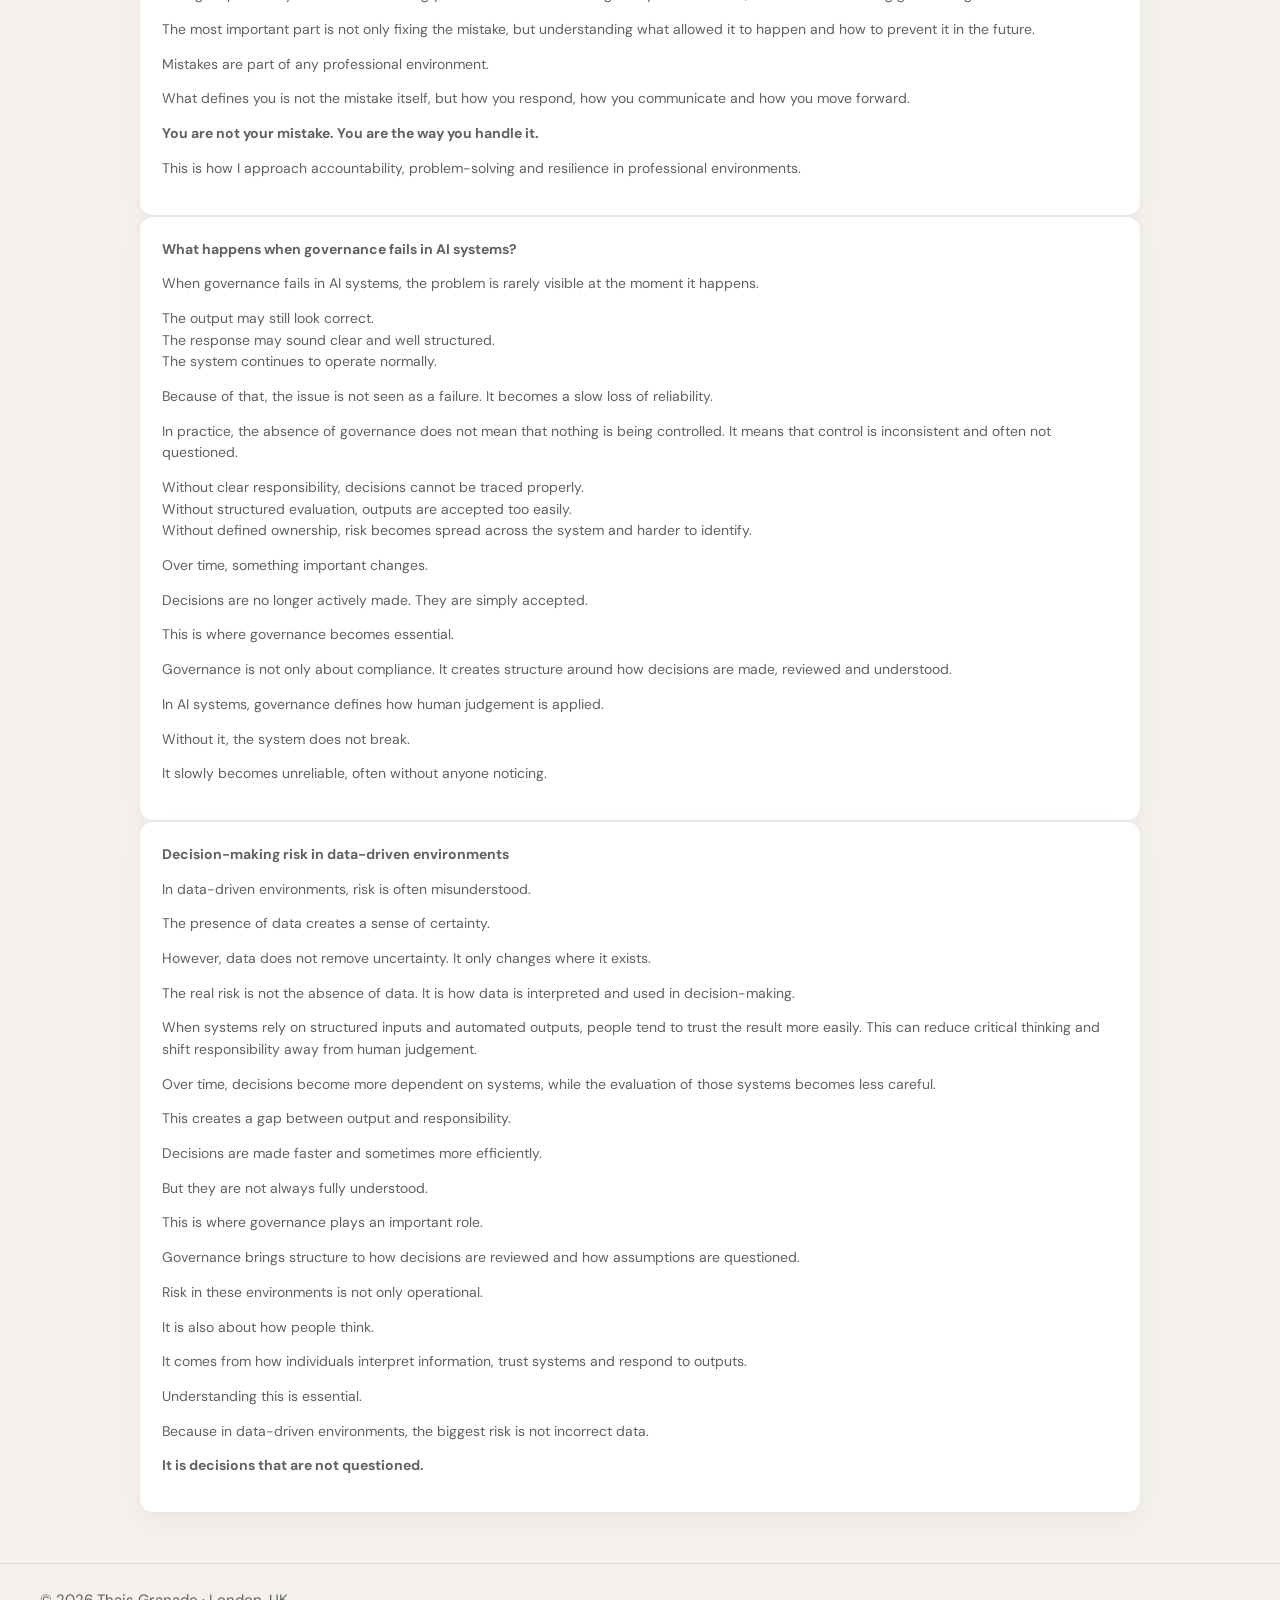
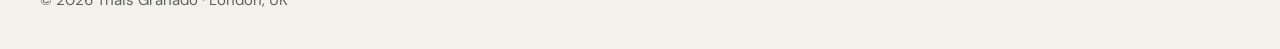
<file: insights.html>
<!DOCTYPE html>
<html lang="en">
<head>
<meta charset="UTF-8">
<title>Insights | Thais Granado</title>
<meta name="viewport" content="width=device-width, initial-scale=1.0">
<link href="https://fonts.googleapis.com/css2?family=DM+Serif+Display&family=DM+Sans:wght@300;400;500;600&display=swap" rel="stylesheet">
<link rel="stylesheet" href="style.css">
<script src="script.js" defer></script>
</head>

<body>

<header class="site-header">
  <a class="logo" href="index.html">Thais Granado</a>

  <div class="nav-wrap">
    <nav>
      <a href="index.html">Home</a>
      <a href="about.html">About</a>
      <a href="ai-evaluation.html">AI & Data</a>
      <a href="learning.html">Learning</a>
      <a href="minutes.html">Minutes</a>
      <a href="insights.html">Insights</a>
      <a href="projects.html">Projects</a>
      <a href="how-i-learn.html">How I Build</a>
    </nav>

    <div class="lang-buttons">
      <button data-l="en" onclick="setLanguage('en')">EN</button>
      <button data-l="pt" onclick="setLanguage('pt')">PT</button>
    </div>
  </div>
</header>

<main>

<section class="container">

  <div class="en">
    <h1>Insights</h1>
    <div class="section-line"></div>

    <div class="card">
      <p><strong>Reputation is not built in big moments. It is built in small actions.</strong></p>

      <p>A concept that changed how I see the workplace is reputation capital, introduced by Reid Hoffman, co-founder of LinkedIn.</p>

      <p>Reputation works like an asset, like money in a bank. You build it or lose it over time through small daily actions.</p>

      <p>You deliver work with quality and on time → deposit.<br>
      You take responsibility and bring a solution → deposit.<br>
      You fix something no one noticed → deposit.</p>

      <p>But the opposite also happens.</p>

      <p>You deliver incomplete work and do not communicate → withdrawal.<br>
      You disappear in an important moment → withdrawal.<br>
      You create unnecessary friction in a team → withdrawal.</p>

      <p>What changed my perspective is understanding that reputation does not come from one big moment.</p>

      <p>It is built through consistency, in how you work every day, how you communicate and how you act when no one is watching.</p>

      <p>And in the end, it is not your company’s. It is not your manager’s.</p>

      <p><strong>It is yours.</strong></p>

      <p class="small">This connects directly with how I see governance, accountability and decision-making in professional environments.</p>
    </div>

    <div class="card">
      <p><strong>Confidence and competence are not the same thing.</strong></p>

      <p>One concept that changed how I see meetings and professional environments is the Dunning-Kruger effect.</p>

      <p>In simple terms, people who know less can sometimes sound more confident because they do not fully understand what they do not know.</p>

      <p>And people who have more knowledge can question themselves more, because they see complexity, risks and nuances.</p>

      <p>This creates a common situation at work.</p>

      <p>Sometimes, the person who speaks the most is not the most prepared. And the person who says less may be the one thinking more deeply.</p>

      <p>What changed for me is how I react to this.</p>

      <p>Instead of focusing on who speaks louder, I focus on the quality of the argument.</p>

      <p>And if I realise I have something valuable to add, I see it as a responsibility to contribute, not just an option.</p>

      <p>Another important shift is using questions.</p>

      <p>Instead of confronting someone directly, a simple question like “How did you reach that conclusion?” can bring clarity without creating unnecessary friction.</p>

      <p class="small">This is how I connect judgement, communication and professional maturity.</p>
    </div>

    <div class="card">
      <p><strong>Accountability is shown most clearly when something goes wrong.</strong></p>

      <p>In professional environments, mistakes can happen. What matters is not only the mistake itself, but how quickly and responsibly you respond.</p>

      <p>The first question should not be “How do I protect myself?”</p>

      <p>The first questions should be:</p>

      <p>What happened?<br>
      What is the impact?<br>
      Who is impacted?<br>
      Is this escalating or can it be contained?</p>

      <p>Credibility in that moment does not come from justification. It comes from action.</p>

      <p>Sometimes the situation cannot be reversed. But often, there is still something that can be done.</p>

      <p>Taking responsibility is not about blaming yourself. It is about showing that you are reliable, even when something goes wrong.</p>

      <p>The most important part is not only fixing the mistake, but understanding what allowed it to happen and how to prevent it in the future.</p>

      <p>Mistakes are part of any professional environment.</p>

      <p>What defines you is not the mistake itself, but how you respond, how you communicate and how you move forward.</p>

      <p><strong>You are not your mistake. You are the way you handle it.</strong></p>

      <p class="small">This is how I approach accountability, problem-solving and resilience in professional environments.</p>
    </div>

    <div class="card">
      <p><strong>What happens when governance fails in AI systems?</strong></p>

      <p>When governance fails in AI systems, the problem is rarely visible at the moment it happens.</p>

      <p>The output may still look correct.<br>
      The response may sound clear and well structured.<br>
      The system continues to operate normally.</p>

      <p>Because of that, the issue is not seen as a failure. It becomes a slow loss of reliability.</p>

      <p>In practice, the absence of governance does not mean that nothing is being controlled. It means that control is inconsistent and often not questioned.</p>

      <p>Without clear responsibility, decisions cannot be traced properly.<br>
      Without structured evaluation, outputs are accepted too easily.<br>
      Without defined ownership, risk becomes spread across the system and harder to identify.</p>

      <p>Over time, something important changes.</p>

      <p>Decisions are no longer actively made. They are simply accepted.</p>

      <p>This is where governance becomes essential.</p>

      <p>Governance is not only about compliance. It creates structure around how decisions are made, reviewed and understood.</p>

      <p>In AI systems, governance defines how human judgement is applied.</p>

      <p>Without it, the system does not break.</p>

      <p>It slowly becomes unreliable, often without anyone noticing.</p>
    </div>

    <div class="card">
      <p><strong>Decision-making risk in data-driven environments</strong></p>

      <p>In data-driven environments, risk is often misunderstood.</p>

      <p>The presence of data creates a sense of certainty.</p>

      <p>However, data does not remove uncertainty. It only changes where it exists.</p>

      <p>The real risk is not the absence of data. It is how data is interpreted and used in decision-making.</p>

      <p>When systems rely on structured inputs and automated outputs, people tend to trust the result more easily. This can reduce critical thinking and shift responsibility away from human judgement.</p>

      <p>Over time, decisions become more dependent on systems, while the evaluation of those systems becomes less careful.</p>

      <p>This creates a gap between output and responsibility.</p>

      <p>Decisions are made faster and sometimes more efficiently.</p>

      <p>But they are not always fully understood.</p>

      <p>This is where governance plays an important role.</p>

      <p>Governance brings structure to how decisions are reviewed and how assumptions are questioned.</p>

      <p>Risk in these environments is not only operational.</p>

      <p>It is also about how people think.</p>

      <p>It comes from how individuals interpret information, trust systems and respond to outputs.</p>

      <p>Understanding this is essential.</p>

      <p>Because in data-driven environments, the biggest risk is not incorrect data.</p>

      <p><strong>It is decisions that are not questioned.</strong></p>
    </div>
  </div>

  <div class="pt">
    <h1>Reflexões</h1>
    <div class="section-line"></div>

    <div class="card">
      <p><strong>Reputação não é construída em grandes momentos. Ela é construída nas pequenas ações.</strong></p>

      <p>Um conceito que mudou a forma como eu vejo o ambiente de trabalho é o capital de reputação, apresentado por Reid Hoffman, cofundador do LinkedIn.</p>

      <p>A reputação funciona como um ativo, como dinheiro no banco. Você constrói ou perde ao longo do tempo, por meio de pequenas ações diárias.</p>

      <p>Você entrega trabalho com qualidade e no prazo → depósito.<br>
      Você assume responsabilidade e traz uma solução → depósito.<br>
      Você corrige algo que ninguém percebeu → depósito.</p>

      <p>Mas o contrário também acontece.</p>

      <p>Você entrega algo incompleto e não comunica → retirada.<br>
      Você desaparece em um momento importante → retirada.<br>
      Você cria atrito desnecessário em uma equipe → retirada.</p>

      <p>O que mudou minha perspectiva foi entender que reputação não vem de um único grande momento.</p>

      <p>Ela é construída pela consistência: pela forma como você trabalha todos os dias, como se comunica e como age quando ninguém está observando.</p>

      <p>No fim, a reputação não pertence à empresa. Não pertence ao seu gestor.</p>

      <p><strong>Ela é sua.</strong></p>

      <p class="small">Isso se conecta diretamente com a forma como vejo governança, responsabilidade e tomada de decisão em ambientes profissionais.</p>
    </div>

    <div class="card">
      <p><strong>Confiança e competência não são a mesma coisa.</strong></p>

      <p>Um conceito que mudou a forma como vejo reuniões e ambientes profissionais é o efeito Dunning-Kruger.</p>

      <p>De forma simples, pessoas que sabem menos podem parecer mais confiantes porque não compreendem totalmente o que ainda não sabem.</p>

      <p>E pessoas com mais conhecimento podem se questionar mais, porque enxergam complexidade, riscos e nuances.</p>

      <p>Isso cria uma situação comum no trabalho.</p>

      <p>Às vezes, quem mais fala não é quem está mais preparado. E quem fala menos pode ser quem está pensando com mais profundidade.</p>

      <p>O que mudou para mim foi como eu reajo a isso.</p>

      <p>Em vez de focar em quem fala mais alto, eu foco na qualidade do argumento.</p>

      <p>E, quando percebo que tenho algo útil a acrescentar, vejo isso como uma responsabilidade de contribuir, não apenas como uma opção.</p>

      <p>Outra mudança importante é o uso de perguntas.</p>

      <p>Em vez de confrontar alguém diretamente, uma pergunta simples como “Como você chegou a essa conclusão?” pode trazer clareza sem criar atrito desnecessário.</p>

      <p class="small">É assim que conecto julgamento, comunicação e maturidade profissional.</p>
    </div>

    <div class="card">
      <p><strong>A responsabilidade aparece com mais clareza quando algo dá errado.</strong></p>

      <p>Em ambientes profissionais, erros podem acontecer. O que importa não é apenas o erro em si, mas a forma rápida e responsável como você responde.</p>

      <p>A primeira pergunta não deve ser “Como eu me protejo?”</p>

      <p>As primeiras perguntas devem ser:</p>

      <p>O que aconteceu?<br>
      Qual é o impacto?<br>
      Quem foi impactado?<br>
      Isso está escalando ou pode ser contido?</p>

      <p>A credibilidade nesse momento não vem de justificativa. Ela vem de ação.</p>

      <p>Às vezes, a situação não pode ser revertida. Mas muitas vezes ainda existe algo que pode ser feito.</p>

      <p>Assumir responsabilidade não é culpar a si mesmo. É mostrar que você é confiável, mesmo quando algo dá errado.</p>

      <p>A parte mais importante não é apenas corrigir o erro, mas entender o que permitiu que ele acontecesse e como evitar que se repita no futuro.</p>

      <p>Erros fazem parte de qualquer ambiente profissional.</p>

      <p>O que define você não é o erro em si, mas como você responde, como se comunica e como segue em frente.</p>

      <p><strong>Você não é o seu erro. Você é a forma como lida com ele.</strong></p>

      <p class="small">É assim que abordo responsabilidade, solução de problemas e resiliência em ambientes profissionais.</p>
    </div>

    <div class="card">
      <p><strong>O que acontece quando a governança falha em sistemas de IA?</strong></p>

      <p>Quando a governança falha em sistemas de IA, o problema raramente é visível no momento em que acontece.</p>

      <p>O output ainda pode parecer correto.<br>
      A resposta pode soar clara e bem estruturada.<br>
      O sistema continua funcionando normalmente.</p>

      <p>Por isso, o problema não é percebido como uma falha. Ele se transforma em uma perda gradual de confiabilidade.</p>

      <p>Na prática, a ausência de governança não significa ausência de controle. Significa que o controle é inconsistente e muitas vezes não é questionado.</p>

      <p>Sem responsabilidade clara, as decisões deixam de ser rastreáveis.<br>
      Sem avaliação estruturada, os outputs são aceitos com facilidade.<br>
      Sem definição de responsabilidade, o risco se espalha e se torna mais difícil de identificar.</p>

      <p>Com o tempo, algo importante muda.</p>

      <p>As decisões deixam de ser tomadas de forma ativa e passam a ser apenas aceitas.</p>

      <p>É nesse ponto que a governança se torna essencial.</p>

      <p>Governança não é apenas sobre compliance.</p>

      <p>Ela cria estrutura para como decisões são tomadas, revisadas e compreendidas.</p>

      <p>Em sistemas de IA, a governança define como o julgamento humano é aplicado.</p>

      <p>Sem isso, o sistema não quebra.</p>

      <p>Ele apenas se torna menos confiável, aos poucos e quase sem ser percebido.</p>
    </div>

    <div class="card">
      <p><strong>Risco na tomada de decisão em ambientes orientados por dados</strong></p>

      <p>Em ambientes orientados por dados, o risco é frequentemente mal compreendido.</p>

      <p>A presença de dados cria uma sensação de certeza.</p>

      <p>No entanto, os dados não eliminam a incerteza. Eles apenas mudam onde ela está.</p>

      <p>O risco real não está na falta de dados, mas na forma como esses dados são interpretados e utilizados nas decisões.</p>

      <p>Quando sistemas dependem de inputs estruturados e outputs automatizados, existe uma tendência de confiar mais facilmente nos resultados. Isso pode reduzir o pensamento crítico e afastar a responsabilidade do julgamento humano.</p>

      <p>Com o tempo, as decisões passam a depender mais dos sistemas, enquanto a avaliação desses sistemas se torna menos cuidadosa.</p>

      <p>Isso cria um distanciamento entre o output e a responsabilidade.</p>

      <p>As decisões são tomadas mais rapidamente e, às vezes, de forma mais eficiente.</p>

      <p>Mas nem sempre são totalmente compreendidas.</p>

      <p>É nesse ponto que a governança tem um papel importante.</p>

      <p>Ela traz estrutura para a forma como decisões são revisadas e como premissas são questionadas.</p>

      <p>O risco nesses ambientes não é apenas operacional.</p>

      <p>Ele também está na forma como as pessoas pensam.</p>

      <p>Surge da maneira como interpretam informações, confiam nos sistemas e reagem aos outputs.</p>

      <p>Entender isso é essencial.</p>

      <p>Porque em ambientes orientados por dados, o maior risco não é o dado incorreto.</p>

      <p><strong>É a decisão que não é questionada.</strong></p>
    </div>
  </div>

</section>

</main>

<footer class="footer">
  <p>© 2026 Thais Granado · London, UK</p>
</footer>

</body>
</html>
</file>
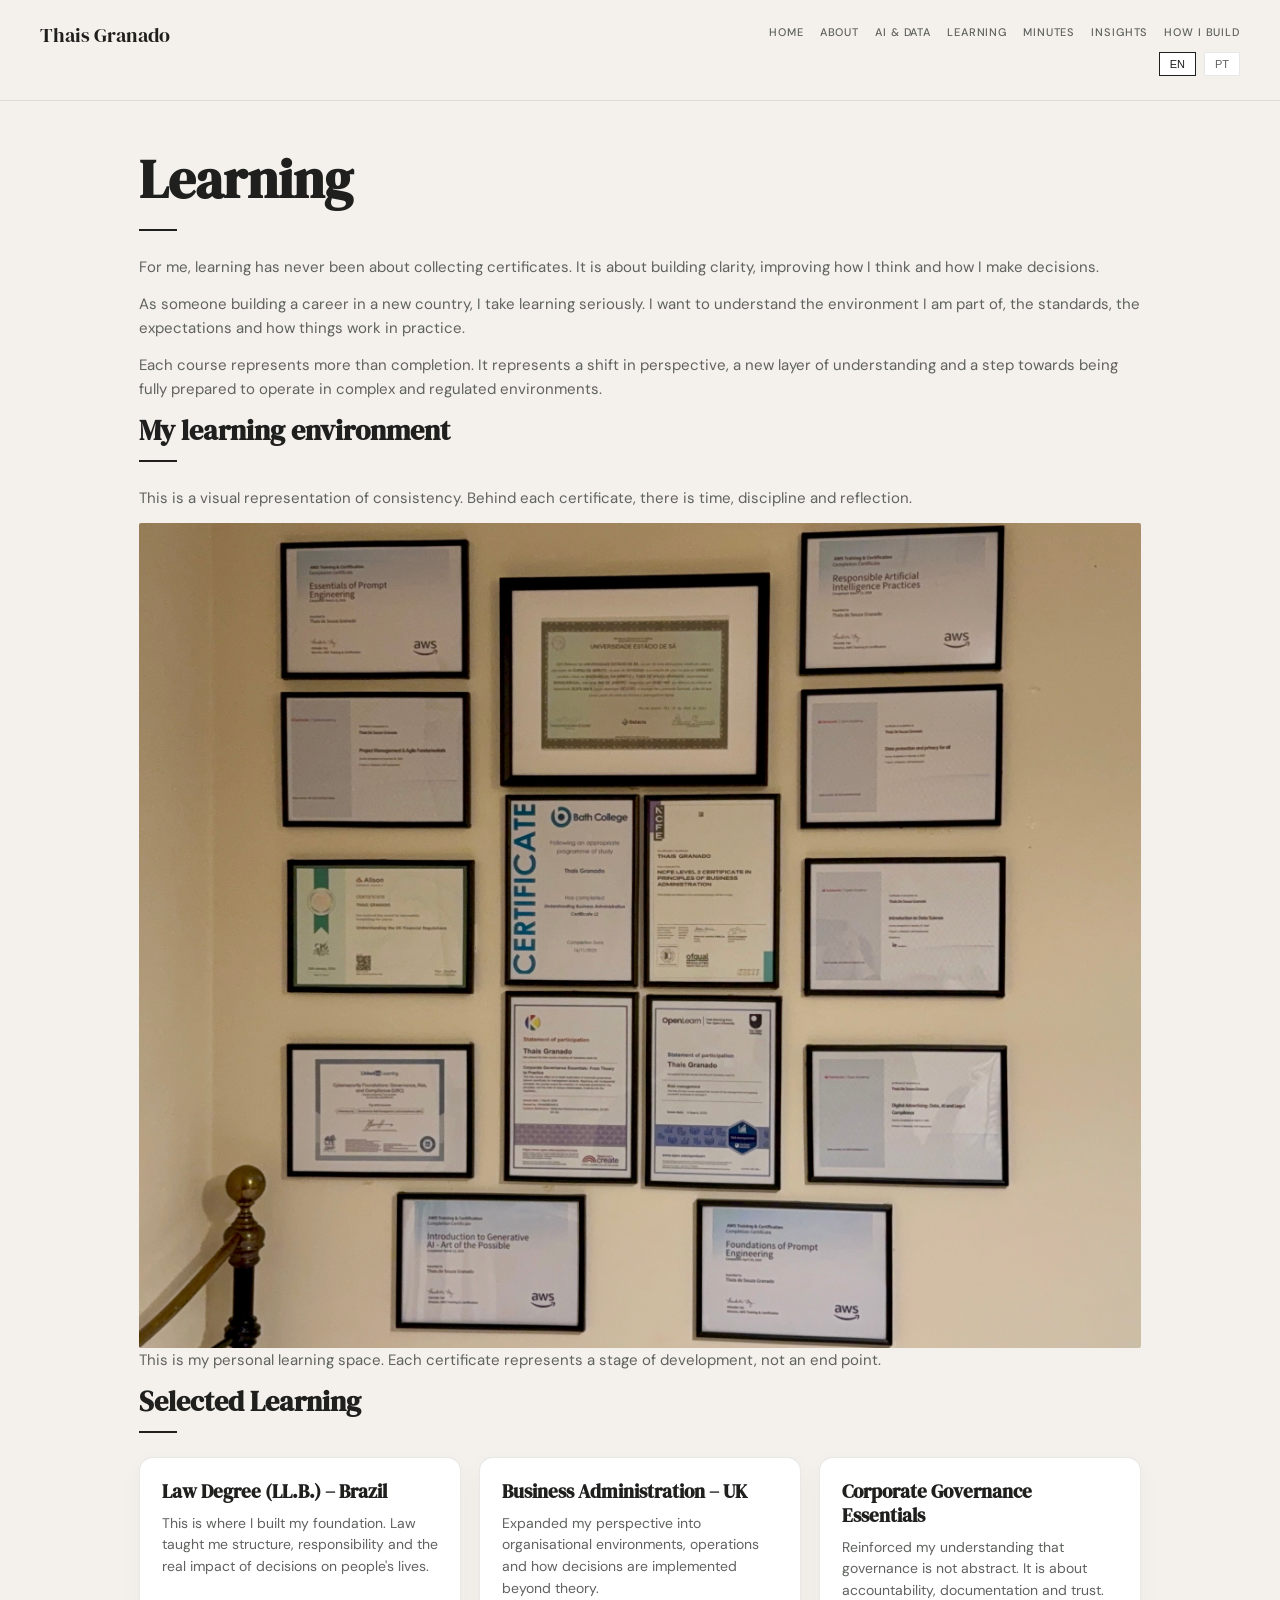
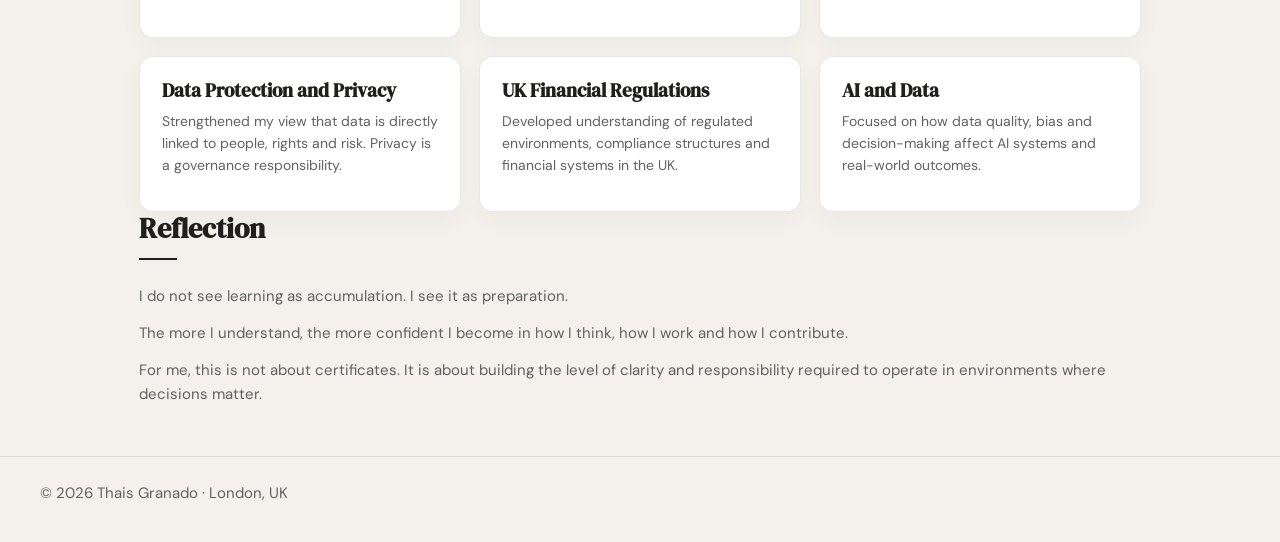
<file: learning.html>
<!DOCTYPE html>
<html lang="en">
<head>
<meta charset="UTF-8">
<title>Learning | Thais Granado</title>
<meta name="viewport" content="width=device-width, initial-scale=1.0">

<link href="https://fonts.googleapis.com/css2?family=DM+Serif+Display&family=DM+Sans:wght@300;400;500;600&display=swap" rel="stylesheet">
<link rel="stylesheet" href="style.css">
<script src="script.js" defer></script>
</head>

<body>

<header class="site-header">
  <a class="logo" href="index.html">Thais Granado</a>

  <div class="nav-wrap">
    <nav>
      <a href="index.html">Home</a>
      <a href="about.html">About</a>
      <a href="ai-evaluation.html">AI & Data</a>
      <a href="learning.html">Learning</a>
      <a href="minutes.html">Minutes</a>
      <a href="insights.html">Insights</a>
      <a href="how-i-learn.html">How I Build</a>
    </nav>

    <div class="lang-buttons">
      <button data-l="en" onclick="setLanguage('en')">EN</button>
      <button data-l="pt" onclick="setLanguage('pt')">PT</button>
    </div>
  </div>
</header>

<main>

<section class="container">

  <div class="en">
    <h1>Learning</h1>
    <div class="section-line"></div>

    <p>For me, learning has never been about collecting certificates. It is about building clarity, improving how I think and how I make decisions.</p>

    <p>As someone building a career in a new country, I take learning seriously. I want to understand the environment I am part of, the standards, the expectations and how things work in practice.</p>

    <p>Each course represents more than completion. It represents a shift in perspective, a new layer of understanding and a step towards being fully prepared to operate in complex and regulated environments.</p>

    <h2>My learning environment</h2>
    <div class="section-line"></div>

    <p>This is a visual representation of consistency. Behind each certificate, there is time, discipline and reflection.</p>

    <img src="Certificates.jpg" alt="Certificates wall" class="hero-image">

    <p class="small">This is my personal learning space. Each certificate represents a stage of development, not an end point.</p>

    <h2>Selected Learning</h2>
    <div class="section-line"></div>

    <div class="grid-3">
      <div class="card"><h3>Law Degree (LL.B.) – Brazil</h3><p>This is where I built my foundation. Law taught me structure, responsibility and the real impact of decisions on people's lives.</p></div>

      <div class="card"><h3>Business Administration – UK</h3><p>Expanded my perspective into organisational environments, operations and how decisions are implemented beyond theory.</p></div>

      <div class="card"><h3>Corporate Governance Essentials</h3><p>Reinforced my understanding that governance is not abstract. It is about accountability, documentation and trust.</p></div>

      <div class="card"><h3>Data Protection and Privacy</h3><p>Strengthened my view that data is directly linked to people, rights and risk. Privacy is a governance responsibility.</p></div>

      <div class="card"><h3>UK Financial Regulations</h3><p>Developed understanding of regulated environments, compliance structures and financial systems in the UK.</p></div>

      <div class="card"><h3>AI and Data</h3><p>Focused on how data quality, bias and decision-making affect AI systems and real-world outcomes.</p></div>
    </div>

    <h2>Reflection</h2>
    <div class="section-line"></div>

    <p>I do not see learning as accumulation. I see it as preparation.</p>
    <p>The more I understand, the more confident I become in how I think, how I work and how I contribute.</p>
    <p>For me, this is not about certificates. It is about building the level of clarity and responsibility required to operate in environments where decisions matter.</p>
  </div>


  <div class="pt">
    <h1>Aprendizado</h1>
    <div class="section-line"></div>

    <p>Para mim, aprender nunca foi sobre acumular certificados. É sobre construir clareza, melhorar a forma como eu penso e como tomo decisões.</p>

    <p>Como alguém construindo carreira em um novo país, eu levo o aprendizado a sério. Quero entender o ambiente do qual faço parte, os padrões, as expectativas e como as coisas funcionam na prática.</p>

    <p>Cada curso representa mais do que uma conclusão. Representa uma mudança de perspectiva, uma nova camada de entendimento e um passo para atuar com mais preparo em ambientes complexos e regulados.</p>

    <h2>Meu ambiente de aprendizado</h2>
    <div class="section-line"></div>

    <p>Esta é uma representação visual de consistência. Por trás de cada certificado, existe tempo, disciplina e reflexão.</p>

    <img src="Certificates.jpg" alt="Parede de certificados" class="hero-image">

    <p class="small">Este é meu espaço pessoal de aprendizado. Cada certificado representa uma etapa de desenvolvimento, não um ponto final.</p>

    <h2>Aprendizados selecionados</h2>
    <div class="section-line"></div>

    <div class="grid-3">
      <div class="card"><h3>Direito (LL.B.) – Brasil</h3><p>Foi aqui que construí minha base. O Direito me ensinou estrutura, responsabilidade e o impacto real das decisões na vida das pessoas.</p></div>

      <div class="card"><h3>Administração de Empresas – Reino Unido</h3><p>Ampliou minha visão sobre ambientes organizacionais, operações e como decisões são aplicadas além da teoria.</p></div>

      <div class="card"><h3>Corporate Governance Essentials</h3><p>Reforçou minha compreensão de que governança não é algo abstrato. É sobre responsabilidade, documentação e confiança.</p></div>

      <div class="card"><h3>Proteção de Dados e Privacidade</h3><p>Fortaleceu minha visão de que dados estão diretamente ligados a pessoas, direitos e risco. Privacidade é uma responsabilidade de governança.</p></div>

      <div class="card"><h3>Regulação Financeira no Reino Unido</h3><p>Desenvolvi entendimento sobre ambientes regulados, estruturas de compliance e sistemas financeiros no Reino Unido.</p></div>

      <div class="card"><h3>IA e Dados</h3><p>Foco em como qualidade de dados, vieses e tomada de decisão afetam sistemas de IA e resultados reais.</p></div>
    </div>

    <h2>Reflexão</h2>
    <div class="section-line"></div>

    <p>Eu não vejo aprendizado como acúmulo. Eu vejo como preparação.</p>
    <p>Quanto mais eu entendo, mais confiança desenvolvo na forma como penso, trabalho e contribuo.</p>
    <p>Para mim, não se trata de certificados. Trata-se de construir o nível de clareza e responsabilidade necessário para atuar em ambientes onde decisões importam.</p>
  </div>

</section>

</main>

<footer class="footer">
  <p>© 2026 Thais Granado · London, UK</p>
</footer>

</body>
</html>
</file>
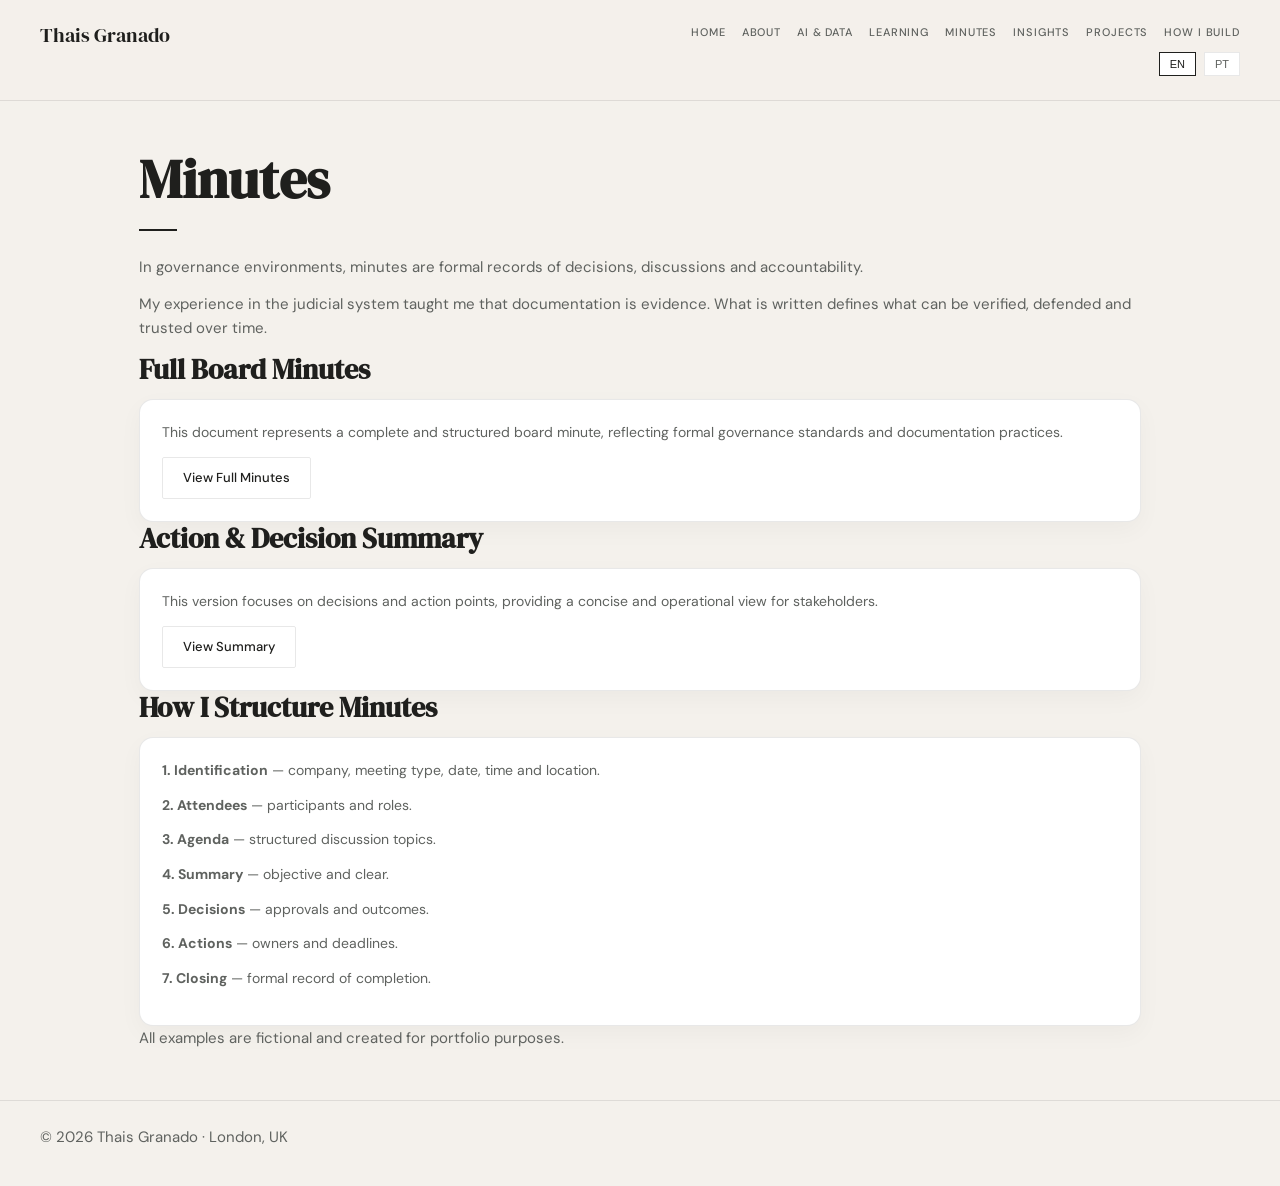
<file: minutes.html>
<!DOCTYPE html>
<html lang="en">
<head>
<meta charset="UTF-8">
<title>Minutes | Thais Granado</title>
<meta name="viewport" content="width=device-width, initial-scale=1.0">

<link href="https://fonts.googleapis.com/css2?family=DM+Serif+Display&family=DM+Sans:wght@300;400;500;600&display=swap" rel="stylesheet">
<link rel="stylesheet" href="style.css">
<script src="script.js" defer></script>
</head>

<body>

<header class="site-header">
  <a class="logo" href="index.html">Thais Granado</a>

  <div class="nav-wrap">
    <nav>
      <a href="index.html">Home</a>
      <a href="about.html">About</a>
      <a href="ai-evaluation.html">AI & Data</a>
      <a href="learning.html">Learning</a>
      <a href="minutes.html">Minutes</a>
      <a href="insights.html">Insights</a>
      <a href="projects.html">Projects</a>
      <a href="how-i-learn.html">How I Build</a>
    </nav>

    <div class="lang-buttons">
      <button data-l="en" onclick="setLanguage('en')">EN</button>
      <button data-l="pt" onclick="setLanguage('pt')">PT</button>
    </div>
  </div>
</header>

<main>

<section class="container">

  <div class="en">
    <h1>Minutes</h1>
    <div class="section-line"></div>

    <p>In governance environments, minutes are formal records of decisions, discussions and accountability.</p>

    <p>My experience in the judicial system taught me that documentation is evidence. What is written defines what can be verified, defended and trusted over time.</p>

    <h2>Full Board Minutes</h2>
    <div class="card">
      <p>This document represents a complete and structured board minute, reflecting formal governance standards and documentation practices.</p>
      <a href="Corporate_Minutes_UK.pdf" target="_blank" class="btn-secondary">View Full Minutes</a>
    </div>

    <h2>Action & Decision Summary</h2>
    <div class="card">
      <p>This version focuses on decisions and action points, providing a concise and operational view for stakeholders.</p>
      <a href="Action_Summary_UK.pdf" target="_blank" class="btn-secondary">View Summary</a>
    </div>

    <h2>How I Structure Minutes</h2>
    <div class="card">
      <p><strong>1. Identification</strong> — company, meeting type, date, time and location.</p>
      <p><strong>2. Attendees</strong> — participants and roles.</p>
      <p><strong>3. Agenda</strong> — structured discussion topics.</p>
      <p><strong>4. Summary</strong> — objective and clear.</p>
      <p><strong>5. Decisions</strong> — approvals and outcomes.</p>
      <p><strong>6. Actions</strong> — owners and deadlines.</p>
      <p><strong>7. Closing</strong> — formal record of completion.</p>
    </div>

    <p class="small">All examples are fictional and created for portfolio purposes.</p>
  </div>

  <div class="pt">
    <h1>Minutas</h1>
    <div class="section-line"></div>

    <p>Em ambientes de governança, minutas são registros formais de decisões, discussões e responsabilidades.</p>

    <p>Minha experiência no sistema judiciário me ensinou que documentação é prova. O que está escrito define o que pode ser verificado, defendido e confiado ao longo do tempo.</p>

    <h2>Minuta Completa</h2>
    <div class="card">
      <p>Este documento representa uma minuta completa de reunião de conselho, seguindo padrões formais de governança e documentação.</p>
      <a href="Corporate_Minutes_UK.pdf" target="_blank" class="btn-secondary">Ver Minuta Completa</a>
    </div>

    <h2>Resumo de Ações e Decisões</h2>
    <div class="card">
      <p>Esta versão tem foco em decisões e ações, oferecendo uma visão executiva e operacional para stakeholders.</p>
      <a href="Action_Summary_UK.pdf" target="_blank" class="btn-secondary">Ver Resumo</a>
    </div>

    <h2>Como Eu Estruturo Minutas</h2>
    <div class="card">
      <p><strong>1. Identificação</strong> — empresa, tipo de reunião, data, horário e local.</p>
      <p><strong>2. Participantes</strong> — participantes e funções.</p>
      <p><strong>3. Agenda</strong> — tópicos de discussão organizados.</p>
      <p><strong>4. Resumo</strong> — objetivo e claro.</p>
      <p><strong>5. Decisões</strong> — aprovações e resultados.</p>
      <p><strong>6. Ações</strong> — responsáveis e prazos.</p>
      <p><strong>7. Encerramento</strong> — registro formal de conclusão.</p>
    </div>

    <p class="small">Todos os exemplos são fictícios e criados para fins de portfólio.</p>
  </div>

</section>

</main>

<footer class="footer">
  <p>© 2026 Thais Granado · London, UK</p>
</footer>

</body>
</html>
</file>
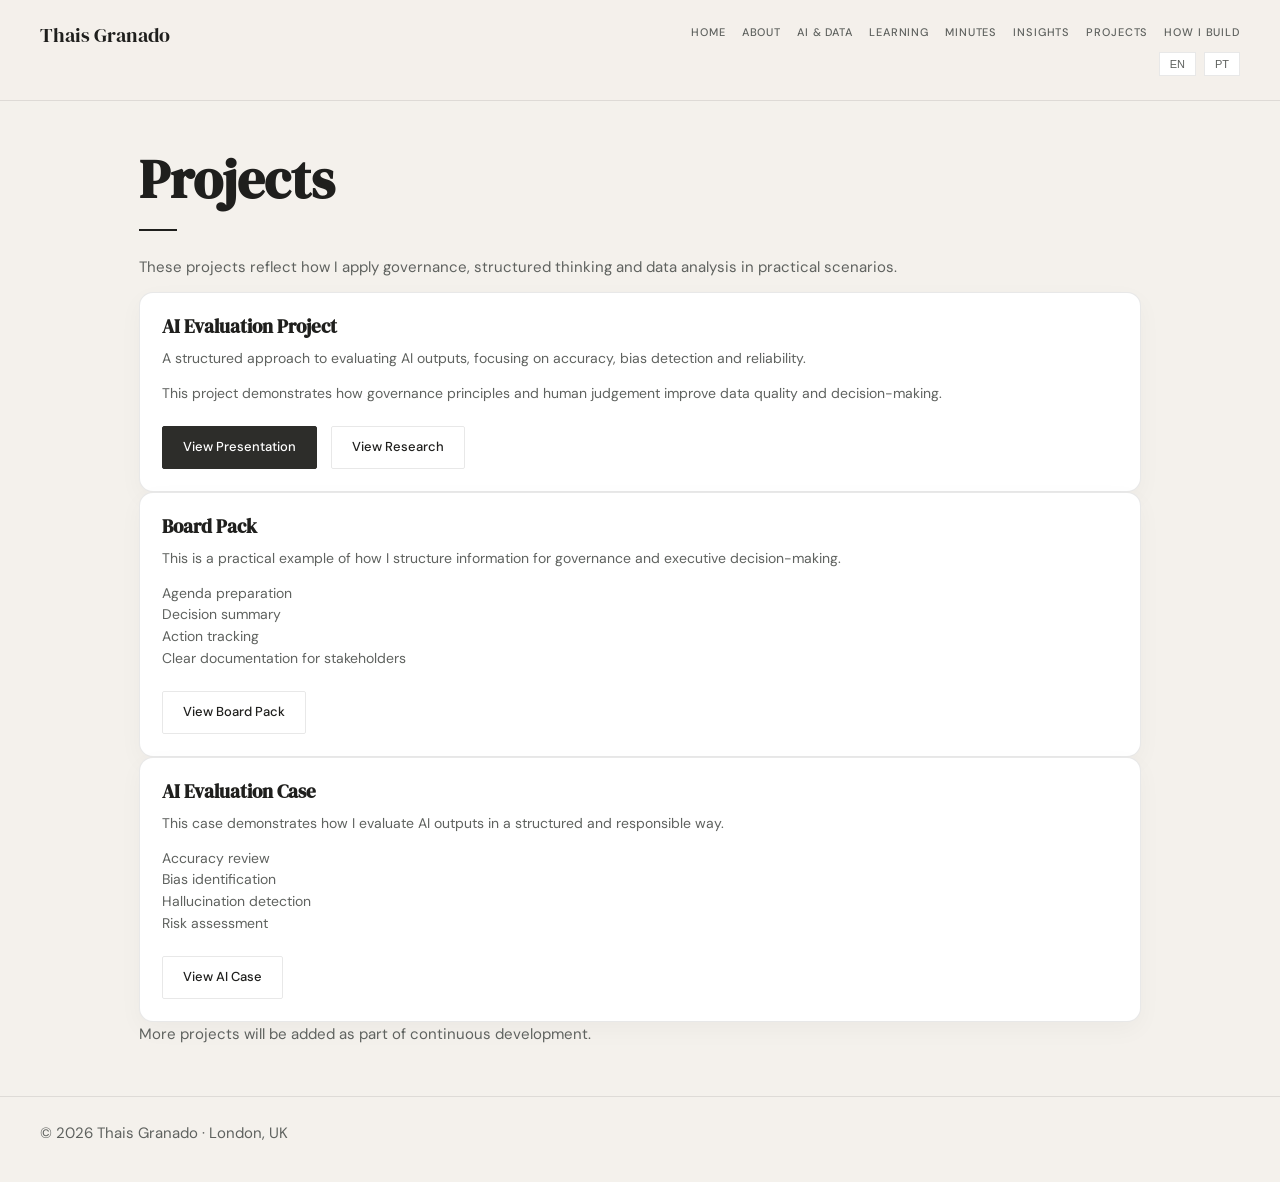
<file: projects.html>
<!DOCTYPE html>
<html lang="en">
<head>
<meta charset="UTF-8">
<title>Projects | Thais Granado</title>
<meta name="viewport" content="width=device-width, initial-scale=1.0">

<link href="https://fonts.googleapis.com/css2?family=DM+Serif+Display&family=DM+Sans:wght@300;400;500;600&display=swap" rel="stylesheet">
<link rel="stylesheet" href="style.css">
<script src="script.js" defer></script>
</head>

<body>

<header class="site-header">
  <a class="logo" href="index.html">Thais Granado</a>

  <div class="nav-wrap">
    <nav>
      <a href="index.html">Home</a>
      <a href="about.html">About</a>
      <a href="ai-evaluation.html">AI & Data</a>
      <a href="learning.html">Learning</a>
      <a href="minutes.html">Minutes</a>
      <a href="insights.html">Insights</a>
      <a href="projects.html">Projects</a>
      <a href="how-i-learn.html">How I Build</a>
    </nav>

    <div class="lang-buttons">
      <button onclick="setLanguage('en')">EN</button>
      <button onclick="setLanguage('pt')">PT</button>
    </div>
  </div>
</header>

<main>

<section class="container">

<div class="en">

<h1>Projects</h1>
<div class="section-line"></div>

<p>These projects reflect how I apply governance, structured thinking and data analysis in practical scenarios.</p>

<div class="card">
  <h3>AI Evaluation Project</h3>
  <p>A structured approach to evaluating AI outputs, focusing on accuracy, bias detection and reliability.</p>
  <p>This project demonstrates how governance principles and human judgement improve data quality and decision-making.</p>

  <div class="hero-actions">
    <a href="ai-presentation.pdf" target="_blank" class="btn-primary">View Presentation</a>
    <a href="ai-research-paper.pdf" target="_blank" class="btn-secondary">View Research</a>
  </div>
</div>

<div class="card">
  <h3>Board Pack</h3>

  <p>This is a practical example of how I structure information for governance and executive decision-making.</p>

  <p>
    Agenda preparation<br>
    Decision summary<br>
    Action tracking<br>
    Clear documentation for stakeholders
  </p>

  <div class="hero-actions">
    <a href="board-pack.pdf" target="_blank" class="btn-secondary">View Board Pack</a>
  </div>
</div>

<div class="card">
  <h3>AI Evaluation Case</h3>

  <p>This case demonstrates how I evaluate AI outputs in a structured and responsible way.</p>

  <p>
    Accuracy review<br>
    Bias identification<br>
    Hallucination detection<br>
    Risk assessment
  </p>

  <div class="hero-actions">
    <a href="ai-evaluation-case.pdf" target="_blank" class="btn-secondary">View AI Case</a>
  </div>
</div>

<p class="small">More projects will be added as part of continuous development.</p>

</div>

<div class="pt">

<h1>Projetos</h1>
<div class="section-line"></div>

<p>Estes projetos refletem como aplico governança, pensamento estruturado e análise de dados em cenários práticos.</p>

<div class="card">
  <h3>Projeto de Avaliação de IA</h3>
  <p>Uma abordagem estruturada para avaliar respostas de IA com foco em precisão, identificação de vieses e confiabilidade.</p>
  <p>Este projeto demonstra como princípios de governança e julgamento humano melhoram a qualidade dos dados.</p>

  <div class="hero-actions">
    <a href="ai-presentation.pdf" target="_blank" class="btn-primary">Ver Apresentação</a>
    <a href="ai-research-paper.pdf" target="_blank" class="btn-secondary">Ver Pesquisa</a>
  </div>
</div>

<div class="card">
  <h3>Board Pack</h3>

  <p>Exemplo prático de como estruturo informações para governança e tomada de decisão executiva.</p>

  <p>
    Preparação de agenda<br>
    Resumo de decisões<br>
    Acompanhamento de ações<br>
    Documentação clara para stakeholders
  </p>

  <div class="hero-actions">
    <a href="board-pack.pdf" target="_blank" class="btn-secondary">Ver Board Pack</a>
  </div>
</div>

<div class="card">
  <h3>Caso de Avaliação de IA</h3>

  <p>Este caso demonstra como avalio outputs de IA de forma estruturada e responsável.</p>

  <p>
    Revisão de precisão<br>
    Identificação de viés<br>
    Detecção de alucinações<br>
    Avaliação de risco
  </p>

  <div class="hero-actions">
    <a href="ai-evaluation-case.pdf" target="_blank" class="btn-secondary">Ver Caso de IA</a>
  </div>
</div>

<p class="small">Novos projetos serão adicionados conforme evolução contínua.</p>

</div>

</section>

</main>

<footer class="footer">
  <p>© 2026 Thais Granado · London, UK</p>
</footer>

</body>
</html>
</file>
<file: style.css>
*{box-sizing:border-box;margin:0;padding:0}

:root{
  --bg:#f4f1ec;
  --bg-alt:#ebe6dd;
  --card:#ffffff;
  --text:#1f1f1d;
  --muted:#5f625f;
  --border:rgba(0,0,0,.09);
  --soft:#f8f6f1;
  --accent:#d9c59d;
  --dark:#2d2d2a;
}

body{
  font-family:'DM Sans',Arial,sans-serif;
  background:var(--bg);
  color:var(--text);
  line-height:1.6;
  font-size:15px;
}

.site-header{
  display:flex;
  justify-content:space-between;
  align-items:flex-start;
  gap:24px;
  padding:24px 40px;
  border-bottom:1px solid var(--border);
  background:rgba(244,241,236,.96);
}

.logo{
  font-family:'DM Serif Display',Georgia,serif;
  font-size:20px;
  line-height:1.1;
  color:var(--text);
  text-decoration:none;
  white-space:nowrap;
}

.nav-wrap{
  display:flex;
  flex-direction:column;
  align-items:flex-end;
  gap:10px;
}

nav{
  display:flex;
  flex-wrap:wrap;
  gap:16px;
  justify-content:flex-end;
}

nav a{
  text-decoration:none;
  color:var(--muted);
  font-size:11px;
  letter-spacing:.08em;
  text-transform:uppercase;
  font-weight:500;
}

nav a:hover{color:var(--text)}

.lang-buttons{
  display:flex;
  gap:8px;
}

.lang-buttons button{
  background:var(--card);
  border:1px solid var(--border);
  padding:5px 10px;
  font-size:11px;
  color:var(--muted);
  cursor:pointer;
}

.lang-buttons button.active-btn{
  color:var(--text);
  border-color:var(--text);
}

.container{
  max-width:1050px;
  margin:50px auto;
  padding:0 24px;
}

h1{
  font-family:'DM Serif Display',Georgia,serif;
  font-size:clamp(34px,5vw,54px);
  line-height:1.05;
  margin-bottom:22px;
  color:var(--text);
}

h2{
  font-family:'DM Serif Display',Georgia,serif;
  font-size:28px;
  line-height:1.2;
  margin-bottom:12px;
  color:var(--text);
}

h3{
  font-family:'DM Serif Display',Georgia,serif;
  font-size:19px;
  line-height:1.25;
  margin-bottom:9px;
  color:var(--text);
}

p{
  font-size:15px;
  color:var(--muted);
  margin-bottom:13px;
}

.section-line{
  width:38px;
  height:2px;
  background:var(--text);
  margin-bottom:24px;
}

.grid-2{
  display:grid;
  grid-template-columns:1fr 1fr;
  gap:48px;
  align-items:center;
}

.grid-3{
  display:grid;
  grid-template-columns:repeat(auto-fit,minmax(250px,1fr));
  gap:18px;
}

.grid-4{
  display:grid;
  grid-template-columns:repeat(auto-fit,minmax(210px,1fr));
  gap:18px;
}

.card,.card-link{
  background:var(--card);
  border:1px solid var(--border);
  border-radius:14px;
  padding:22px;
  text-decoration:none;
  color:inherit;
  box-shadow:0 8px 24px rgba(0,0,0,.035);
  transition:all .2s ease;
}

.card{
  cursor:pointer;
}

.card p,.card-link p{
  font-size:14px;
  line-height:1.55;
}

.card-link:hover,.card:hover{
  transform:translateY(-2px);
  box-shadow:0 14px 34px rgba(0,0,0,.07);
}

.profile-image,.hero-image{
  width:100%;
  display:block;
  border-radius:2px;
}

.hero{
  display:grid;
  grid-template-columns:1fr 1fr;
  gap:48px;
  align-items:center;
  max-width:1120px;
  margin:55px auto;
  padding:0 40px;
}

.hero-title{
  font-family:'DM Serif Display',Georgia,serif;
  font-size:clamp(42px,6vw,68px);
  line-height:.98;
  margin-bottom:22px;
  color:var(--text);
}

.hero-eyebrow{
  font-size:11px;
  text-transform:uppercase;
  letter-spacing:.14em;
  color:var(--muted);
  margin-bottom:20px;
}

.hero-sub{
  font-size:18px;
  color:var(--text);
  max-width:560px;
}

.hero-text{
  font-size:15px;
  color:var(--muted);
  max-width:560px;
}

.hero-actions{
  display:flex;
  gap:14px;
  margin-top:22px;
  flex-wrap:wrap;
}

.btn-primary,.btn-secondary{
  display:inline-block;
  text-decoration:none;
  padding:10px 20px;
  border-radius:2px;
  font-size:13px;
  font-weight:500;
}

.btn-primary{
  background:var(--dark);
  color:white;
  border:1px solid var(--dark);
}

.btn-secondary{
  background:transparent;
  color:var(--text);
  border:1px solid var(--border);
}

.highlight-box{
  background:var(--bg-alt);
  border:1px solid var(--border);
  padding:28px;
  border-radius:2px;
}

.footer{
  border-top:1px solid var(--border);
  padding:24px 40px;
  color:var(--muted);
}

.en,.pt{display:none}
.en.active,.pt.active{display:block}
span.en.active,span.pt.active{display:inline}

/* 🔥 NOVO — CARDS INTERATIVOS */
.card-hidden{
  display:none;
  margin-top:12px;
  border-top:1px solid var(--border);
  padding-top:14px;
}

.card.active .card-hidden{
  display:block;
}

.card-hidden p{
  font-size:13px;
  line-height:1.6;
  margin-bottom:11px;
}

/* RESPONSIVE */
@media(max-width:768px){
  .site-header{
    flex-direction:column;
    padding:22px;
  }

  .nav-wrap{
    align-items:flex-start;
  }

  nav{
    justify-content:flex-start;
    gap:13px;
  }

  .container{
    margin:42px auto;
    padding:0 20px;
  }

  .grid-2,.hero{
    grid-template-columns:1fr;
  }

  .hero{
    padding:0 20px;
    margin:42px auto;
  }

  .hero-title{
    font-size:44px;
  }

  .grid-4,.grid-3{
    grid-template-columns:1fr;
  }
}
</file>
